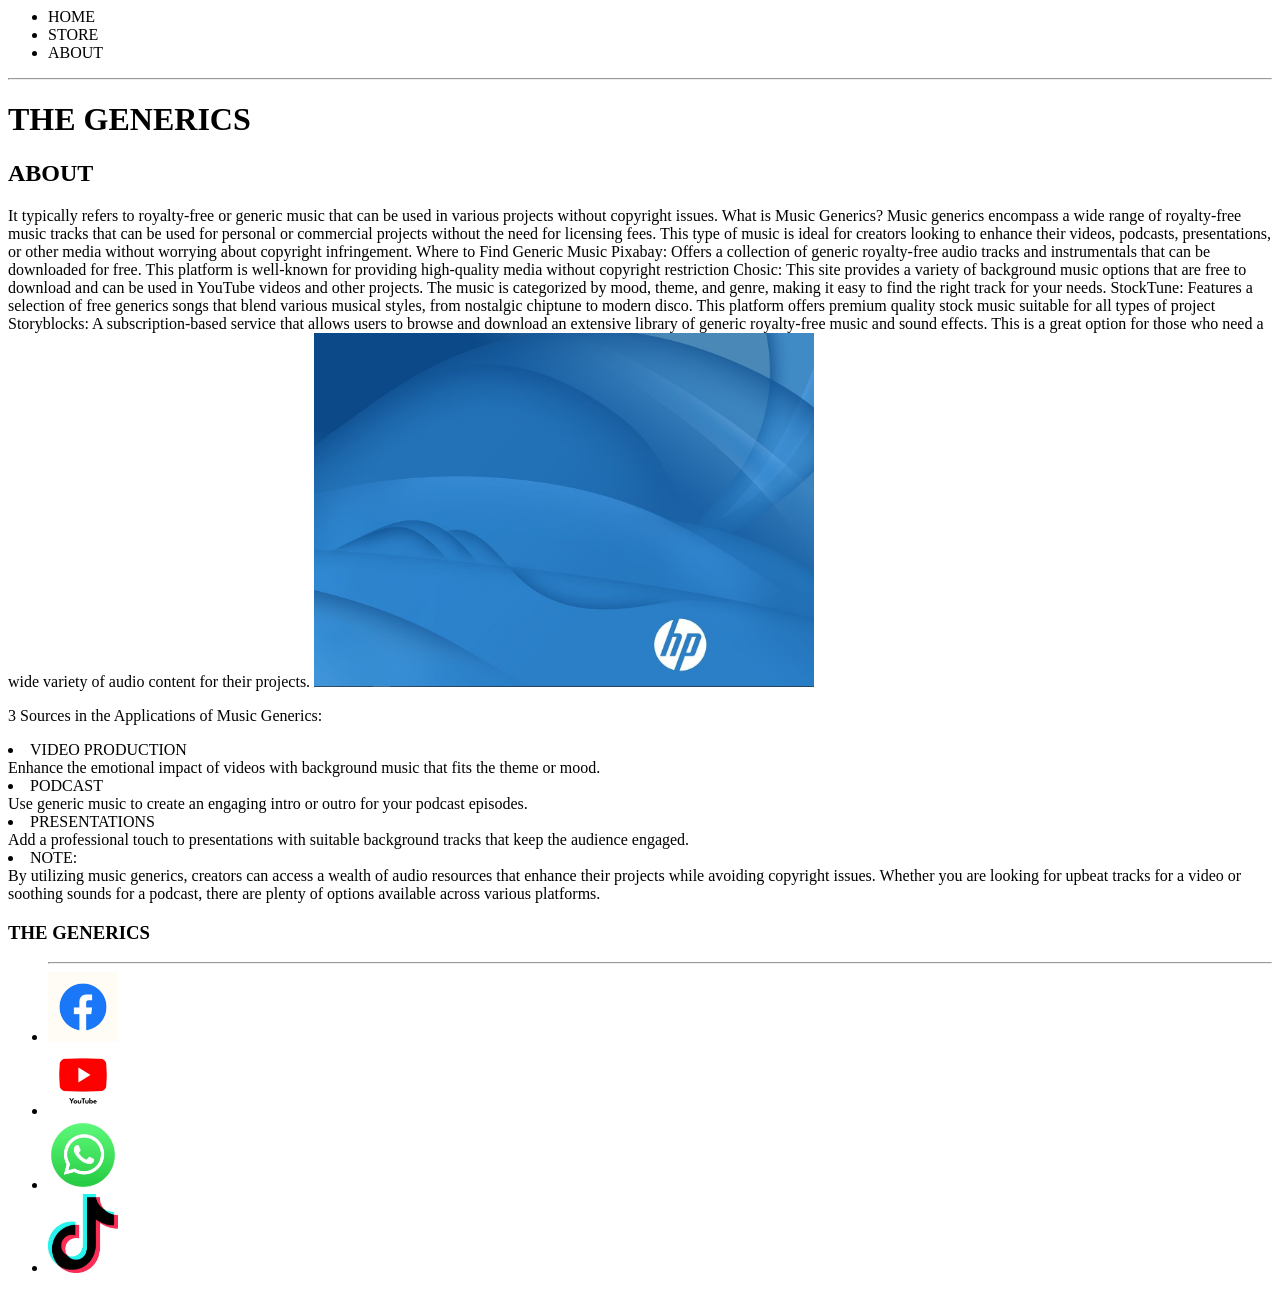
<file: index.HTML>
<DOCTYPE html>
	<html>
		<head>
		</head>		
			<body>
				<header>
					<nav>
						<ul>
							<li>HOME</li>
							<li>STORE</li>
							<li>ABOUT</li>
						</ul>
					</nav>
					<hr>
					<h1>THE GENERICS</h1>
				</header>
				<section>
					<h2>ABOUT</h2>
					<P> It typically refers to royalty-free or generic music that can be used in various projects without copyright issues.
						What is Music Generics?
						Music generics encompass a wide range of royalty-free music tracks that can be used for personal or commercial projects without the need for licensing fees. This type of music is ideal for creators looking to enhance their videos, podcasts, presentations, or other media without worrying about copyright infringement.
						Where to Find Generic Music
						Pixabay: Offers a collection of generic royalty-free audio tracks and instrumentals that can be downloaded for free. This platform is well-known for providing high-quality media without copyright restriction
						Chosic: This site provides a variety of background music options that are free to download and can be used in YouTube videos and other projects. The music is categorized by mood, theme, and genre, making it easy to find the right track for your needs. 
						StockTune: Features a selection of free generics songs that blend various musical styles, from nostalgic chiptune to modern disco. This platform offers premium quality stock music suitable for all types of project
						Storyblocks: A subscription-based service that allows users to browse and download an extensive library of generic royalty-free music and sound effects. This is a great option for those who need a wide variety of audio content for their projects. 
						<img src="images/img.png"width="500px">
						<p>
						3 Sources in the Applications of Music Generics:
						<li>VIDEO PRODUCTION</li> Enhance the emotional impact of videos with background music that fits the theme or mood.
						<li>PODCAST</li> Use generic music to create an engaging intro or outro for your podcast episodes.
						<li>PRESENTATIONS</li>Add a professional touch to presentations with suitable background tracks that keep the audience engaged.
						<li>NOTE:</li> By utilizing music generics, creators can access a wealth of audio resources that enhance their projects while avoiding copyright issues. Whether you are looking for upbeat tracks for a video or soothing sounds for a podcast, there are plenty of options available across various platforms.</p>
						</section>
						<footer>
							<h3>THE GENERICS</h3>
							<nav>
								<ul>
									<hr>
									<li><img src="./images/images" width="70px"></li>
									<li><img src="./images/images(1)" width="70px" ></li>
									<li><img src="./images/images(0)" width="70px"></li>
									<li><img src="./images/OIP.webp" width="70px"></li>
								</ul>
							</nav>
						</footer>
					</body>
	</html>
</file>
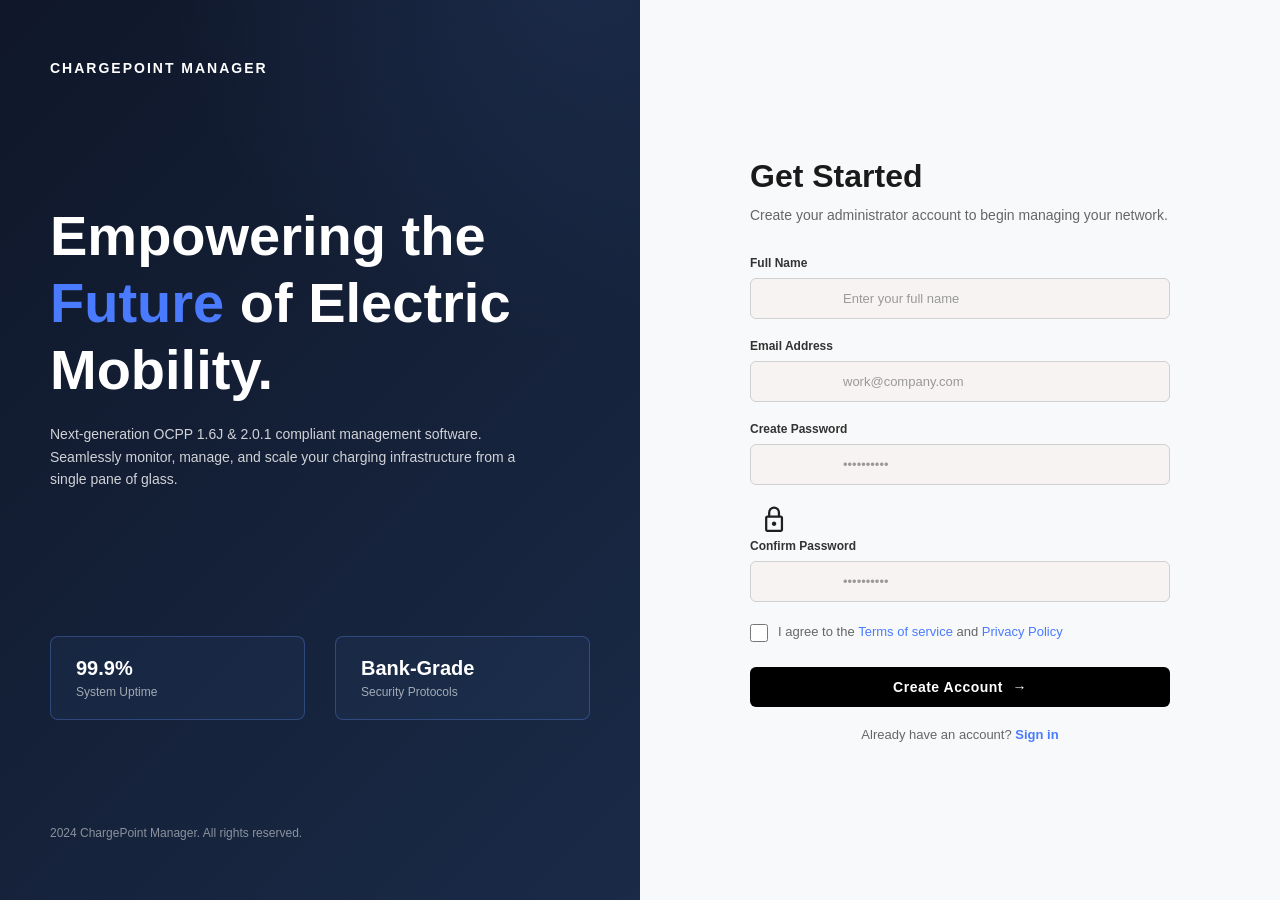
<file: signup.html>
<!DOCTYPE html>
<html lang="en">
<head>
    <meta charset="UTF-8">
    <meta name="viewport" content="width=device-width, initial-scale=1.0">
    <title>ChargePoint Manager - Sign Up</title>
    <link rel="stylesheet" href="styles.css">
</head>
<body>
    <div class="container">
        <!-- Left Section -->
        <div class="left-section">
            <h1 class="brand-title">CHARGEPOINT MANAGER</h1>
            
            <div class="hero-content">
                <h2 class="hero-headline">
                    Empowering the <span class="highlight">Future</span> of Electric Mobility.
                </h2>
                
                <p class="description">
                    Next-generation OCPP 1.6J & 2.0.1 compliant management software. Seamlessly monitor, manage, and scale your charging infrastructure from a single pane of glass.
                </p>
            </div>
            
            <div class="stats-container">
                <div class="stat-box">
                    <div class="stat-value">99.9%</div>
                    <div class="stat-label">System Uptime</div>
                </div>
                <div class="stat-box">
                    <div class="stat-value">Bank-Grade</div>
                    <div class="stat-label">Security Protocols</div>
                </div>
            </div>
            
            <footer class="left-footer">
                2024 ChargePoint Manager. All rights reserved.
            </footer>
        </div>
        
        <!-- Right Section -->
        <div class="right-section">
            <div class="signup-container">
                <h3 class="signup-title">Get Started</h3>
                <p class="signup-subtitle">Create your administrator account to begin managing your network.</p>
                
                <form class="signup-form">
                    <div class="form-group">
                        <label for="fullname">Full Name</label>
                        <input type="text" id="fullname" placeholder="Enter your full name" required>
                    </div>
                    
                    <div class="form-group">
                        <label for="email">Email Address</label>
                        <input type="email" id="email" placeholder="work@company.com" required>
                    </div>
                    
                    <div class="form-group">
                        <label for="password">Create Password</label>
                        <input type="password" id="password" placeholder="••••••••••" required>
                    </div>
                    
                   <svg xmlns="http://www.w3.org/2000/svg" height="30px" viewBox="30 -960 960 960" width="50px" fill="#1f1f1f"><path d="M263.72-96Q234-96 213-117.15T192-168v-384q0-29.7 21.15-50.85Q234.3-624 264-624h24v-96q0-79.68 56.23-135.84 56.22-56.16 136-56.16Q560-912 616-855.84q56 56.16 56 135.84v96h24q29.7 0 50.85 21.15Q768-581.7 768-552v384q0 29.7-21.16 50.85Q725.68-96 695.96-96H263.72Zm.28-72h432v-384H264v384Zm267-141.21q21-21.21 21-51T530.79-411q-21.21-21-51-21T429-410.79q-21 21.21-21 51T429.21-309q21.21 21 51 21T531-309.21ZM360-624h240v-96q0-50-35-85t-85-35q-50 0-85 35t-35 85v96Zm-96 456v-384 384Z"/></svg> <div class="form-group">
                        <label for="confirm-password">Confirm Password</label>
                        <input type="password" id="confirm-password" placeholder="••••••••••" required>
                    </div>
                    
                    <div class="checkbox-group">
                        <input type="checkbox" id="agree" required>
                        <label for="agree" class="checkbox-label">
                            I agree to the <a href="#" class="link">Terms of service</a> and <a href="#" class="link">Privacy Policy</a>
                        </label>
                    </div>
                    
                    <button type="submit" class="submit-btn">Create Account <span class="arrow">→</span></button>
                </form>
                
                <p class="signin-prompt">
                    Already have an account? <a href="#" class="signin-link">Sign in</a>
                </p>
            </div>
        </div>
    </div>
</body>
</html>
</file>
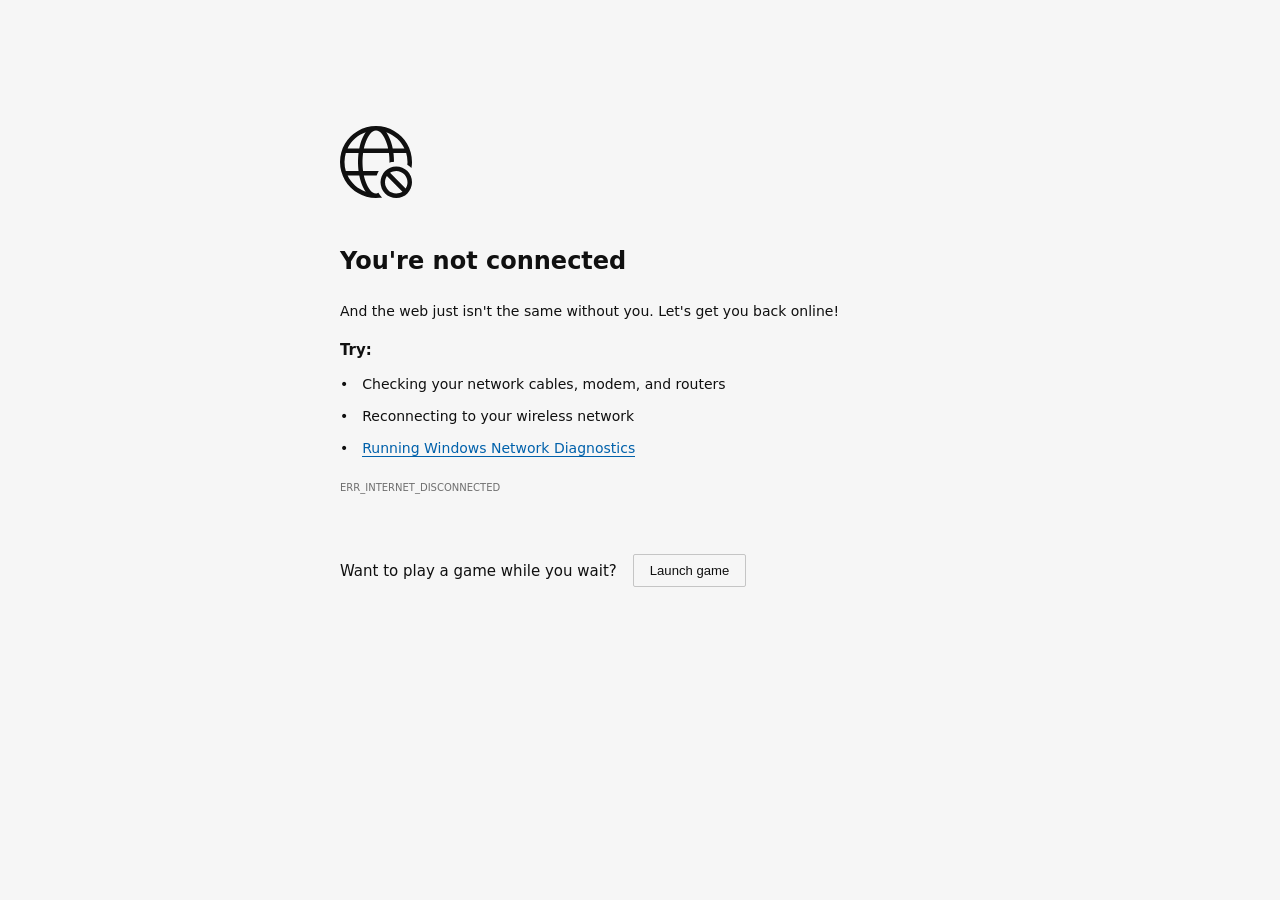
<file: images/github.com.html>
<!DOCTYPE html>
<!-- saved from url=(0029)chrome-error://chromewebdata/ -->
<html dir="ltr" lang="en"><head><meta http-equiv="Content-Type" content="text/html; charset=UTF-8">
  
  <meta name="theme-color" content="#fff">
  <meta name="viewport" content="width=device-width, initial-scale=1.0,
                                 maximum-scale=1.0, user-scalable=no">
  <title>github.com</title>
  <style>/* Copyright 2017 The Chromium Authors. All rights reserved.
 * Use of this source code is governed by a BSD-style license that can be
 * found in the LICENSE file. */

a {
  color: var(--link-color);
}

body {
  --background-color: #fff;
  --error-code-color: var(--google-gray-700);
  --google-blue-100: rgb(210, 227, 252);
  --google-blue-300: rgb(138, 180, 248);
  --google-blue-600: rgb(26, 115, 232);
  --google-blue-700: rgb(25, 103, 210);
  --google-gray-100: rgb(241, 243, 244);
  --google-gray-300: rgb(218, 220, 224);
  --google-gray-500: rgb(154, 160, 166);
  --google-gray-50: rgb(248, 249, 250);
  --google-gray-600: rgb(128, 134, 139);
  --google-gray-700: rgb(95, 99, 104);
  --google-gray-800: rgb(60, 64, 67);
  --google-gray-900: rgb(32, 33, 36);
  --heading-color: var(--google-gray-900);
  --link-color: rgb(88, 88, 88);
  --popup-container-background-color: rgba(0,0,0,.65);
  --primary-button-fill-color-active: var(--google-blue-700);
  --primary-button-fill-color: var(--google-blue-600);
  --primary-button-text-color: #fff;
  --quiet-background-color: rgb(247, 247, 247);
  --secondary-button-border-color: var(--google-gray-500);
  --secondary-button-fill-color: #fff;
  --secondary-button-hover-border-color: var(--google-gray-600);
  --secondary-button-hover-fill-color: var(--google-gray-50);
  --secondary-button-text-color: var(--google-gray-700);
  --small-link-color: var(--google-gray-700);
  --text-color: var(--google-gray-700);
  --edge-background: var(--edge-grey-background);
  --edge-black: #101010;
  --edge-focus-color: #838383;
  --edge-blue-hover: #0078D4;
  --edge-blue-pressed: #1081D7;
  --edge-blue-rest: #0070C6;
  --edge-blue-selected: #004274;
  --edge-border-hover:#949494;
  --edge-border-pressed: #ADADAD;
  --edge-border-rest: #C5C5C5;
  --edge-grey-background: #F6F6F6;
  --edge-grey-selected: #C6C6C6;
  --edge-light-grey-hover: #F3F3F3;
  --edge-light-grey-pressed: #F7F7F7;
  --edge-light-grey-rest: #EFEFEF;
  --edge-primary-text-color: var(--edge-black);
  --edge-secondary-text-color: var(--edge-text-grey-rest);
  --edge-text-blue-hover: #0070C6;
  --edge-text-blue-rest: #0061AB;
  --edge-text-blue-pressed: #1081D7;
  --edge-text-grey-rest: #6F6F6F;
  --edge-white: #FFFFFF;
  --edge-primary-button-focus-shadow: 0 0 0 2px inset #F2F8FD;
  --edge-focus-outline: 2px solid var(--edge-focus-color);
  background: var(--edge-background);
  color: var(--edge-primary-text-color);
  word-wrap: break-word;
}

.nav-wrapper .secondary-button {
  background: var(--secondary-button-fill-color);
  border: 1px solid var(--secondary-button-border-color);
  color: var(--secondary-button-text-color);
  float: none;
  margin: 0;
  padding: 8px 16px;
}

.hidden {
  display: none;
}

html {
  -webkit-text-size-adjust: 100%;
  font-size: 125%;
}

.icon {
  background-repeat: no-repeat;
  background-size: 100%;
}

@media (prefers-color-scheme: dark) {
  body {
    --background-color: var(--google-gray-900);
    --error-code-color: var(--google-gray-500);
    --heading-color: var(--google-gray-500);
    --link-color: var(--google-blue-300);
    --primary-button-fill-color-active: rgb(129, 162, 208);
    --primary-button-fill-color: var(--google-blue-300);
    --primary-button-text-color: var(--google-gray-900);
    --quiet-background-color: var(--background-color);
    --secondary-button-border-color: var(--google-gray-700);
    --secondary-button-fill-color: var(--google-gray-900);
    --secondary-button-hover-fill-color: rgb(48, 51, 57);
    --secondary-button-text-color: var(--google-blue-300);
    --small-link-color: var(--google-blue-300);
    --text-color: var(--google-gray-500);
    --edge-black: #FFFFFF;
    --edge-focus-color: #888;
    --edge-blue-hover: #0070C6;
    --edge-blue-pressed: #0069B9;
    --edge-blue-rest: #0078D4;
    --edge-blue-selected: #63ACE5;
    --edge-border-hover:#909090;
    --edge-border-pressed: #787878;
    --edge-border-rest: #575757;
    --edge-grey-background: #2D2D2D;
    --edge-grey-selected: #676767;
    --edge-light-grey-hover: #424242;
    --edge-light-grey-pressed: #3E3E3E;
    --edge-light-grey-rest: #464646;
    --edge-text-blue-hover: #429BDF;
    --edge-text-blue-rest: #63ACE5;
    --edge-text-blue-pressed: #2189DA;
    --edge-text-grey-rest: #949494;
    --edge-white: #1D1D1D;
    --edge-primary-button-focus-shadow: 0 0 0 2px inset #F2F8FD;
  }
}
</style>
  <style>/* Copyright 2014 The Chromium Authors. All rights reserved.
   Copyright (C) Microsoft Corporation. All rights reserved.
   Use of this source code is governed by a BSD-style license that can be
   found in the LICENSE file. */

button {
  border: 0;
  border-radius: 2px;
  box-sizing: border-box;
  color: var(--primary-button-text-color);
  cursor: pointer;
  float: right;
  font-size: .875em;
  margin: 0;
  padding: 8px 16px;
  transition: box-shadow 150ms cubic-bezier(0.4, 0, 0.2, 1);
  user-select: none;
}

[dir='rtl'] button {
  float: left;
}

.bad-clock button,
.captive-portal button,
.insecure-form button,
.lookalike-url button,
.main-frame-blocked button,
.neterror button,
.offline button,
.pdf button,
.ssl button,
.safe-browsing-billing button {
  background: var(--edge-blue-rest);
}

.bad-clock a,
.captive-portal a,
.ssl a {
  color: var(--edge-text-blue-rest);
  text-decoration: none;
  border-bottom: 1px solid currentColor;
}

@media (forced-colors: active) {
  .bad-clock a,
  .captive-portal a,
  .lookalike-url a,
  .ssl a {
    -ms-high-contrast-adjust: none;
    color: LinkText;
    border-bottom: 1px solid currentColor;
  }
  .bad-clock a:focus,
  .captive-portal a:focus,
  .lookalike-url a:focus,
  .ssl a:focus {
    outline: none;
    border-bottom: 2px solid LinkText;
  }
}


.bad-clock #primary-button,
.captive-portal #primary-button,
.lookalike-url #primary-button,
.ssl #primary-button {
  color: white;
  background-color: var(--edge-blue-rest);
  border: 2px solid var(--edge-blue-rest);
  font-family: system-ui, sans-serif;
  font-weight: 600;
  outline: none;
}

.bad-clock #primary-button:focus,
.captive-portal #primary-button:focus,
.lookalike-url #primary-button:focus,
.ssl #primary-button:focus {
  border-color: var(--edge-focus-color);
  box-shadow: var(--edge-primary-button-focus-shadow);
}

.bad-clock #primary-button:hover,
.captive-portal #primary-button:hover,
.lookalike-url #primary-button:hover,
.ssl #primary-button:hover {
  background-color: var(--edge-blue-hover);
  border-color: var(--edge-blue-hover);
}

.bad-clock #primary-button:active,
.captive-portal #primary-button:active,
.lookalike-url #primary-button:active,
.ssl #primary-button:active {
  background-color: var(--edge-blue-pressed);
  box-shadow: 0 1px 2px 0 rgba(60, 64, 67, .3),
      0 2px 6px 2px rgba(60, 64, 67, .15);
}

@media(forced-colors: active) {
  /* Accent button */
  .bad-clock #primary-button,
  .captive-portal #primary-button,
  .lookalike-url #primary-button,
  .ssl #primary-button {
    -ms-high-contrast-adjust: none;
    background-color: Highlight;
    color: HighlightText;
    border: 2px solid transparent;
  }
  .bad-clock #primary-button:focus,
  .captive-portal #primary-button:focus,
  .lookalike-url #primary-button:focus,
  .ssl #primary-button:focus {
    outline: 2px solid ButtonText;
    border-color: transparent;
    box-shadow: none;
  }
  .bad-clock #primary-button:hover,
  .captive-portal #primary-button:hover,
  .lookalike-url #primary-button:hover,
  .ssl #primary-button:hover {
    background-color: HighlightText;
    color: Highlight;
    border: 2px solid Highlight;
  }
}

.bad-clock #details-button,
.captive-portal #details-button,
.lookalike-url #proceed-button,
.ssl #details-button {
  color: var(--edge-primary-text-color);
  background-color: transparent;
  border-color: var(--edge-border-rest);
}

.bad-clock #details-button:focus,
.captive-portal #details-button:focus,
.lookalike-url #proceed-button:focus,
.ssl #details-button:focus {
  outline: var(--edge-focus-outline);
}

.bad-clock #details-button:active,
.captive-portal #details-button:active,
.lookalike-url #proceed-button:active,
.ssl #details-button:active {
  border-color: white;
  background: var(--edge-light-grey-pressed);
  box-shadow: 0 1px 2px 0 rgba(60, 64, 67, .3),
      0 2px 6px 2px rgba(60, 64, 67, .15);
}

.bad-clock #details-button:hover,
.captive-portal #details-button:hover,
.lookalike-url #proceed-button:hover,
.ssl #details-button:hover {
  background: var(--edge-light-grey-hover);
  border-color: var(--edge-border-hover);
  text-decoration: none;
}
@media(forced-colors: active) {
  /* Outline button */
  .bad-clock #details-button,
  .captive-portal #details-button,
  .lookalike-url #proceed-button,
  .ssl #details-button {
    -ms-high-contrast-adjust: none;
    background-color: ButtonFace;
    color: ButtonText;
    border: 1px solid ButtonText;
  }
  .bad-clock #details-button:focus,
  .captive-portal #details-button:focus,
  .lookalike-url #proceed-button:focus,
  .ssl #details-button:focus {
    outline: 2px solid ButtonText;
  }
  .bad-clock #details-button:hover,
  .captive-portal #details-button:hover,
  .lookalike-url #proceed-button:hover,
  .ssl #details-button:hover {
    background-color: Highlight;
    color: HighlightText;
  }
}

.bad-clock #main-message > p,
.captive-portal #main-message > p,
.lookalike-url #main-message > p,
.ssl #main-message > p {
  font-size: 14px;
  line-height: 20px;
  color: var(--edge-primary-text-color);
}

button:active {
  background: var(--primary-button-fill-color-active);
  outline: 0;
}

#debugging {
  display: inline;
  overflow: auto;
}

.debugging-content {
  line-height: 1em;
  margin-bottom: 0;
  margin-top: 1em;
}

.debugging-content-fixed-width {
  display: block;
  font-family: monospace;
  font-size: 1.2em;
  margin-top: 0.5em;
}

.debugging-title {
  font-weight: bold;
}

#details {
  margin: 0 0 50px;
}

#details p:not(:first-of-type) {
  margin-top: 20px;
}

.secondary-button:active {
  border-color: white;
  box-shadow: 0 1px 2px 0 rgba(60, 64, 67, .3),
      0 2px 6px 2px rgba(60, 64, 67, .15);
}

.secondary-button:hover {
  background: var(--secondary-button-hover-fill-color);
  border-color: var(--secondary-button-hover-border-color);
  text-decoration: none;
}

.error-code {
  color: var(--error-code-color);
  font-size: .86667em;
  text-transform: uppercase;
  margin-top: 12px;
}

#error-debugging-info {
  font-size: 0.8em;
}

h1 {
  color: var(--edge-primary-text-color);
  font-size: 1.6em;
  font-weight: bold;
  line-height: 1.25em;
  margin-bottom: 16px;
}

h2 {
  font-size: 1.2em;
  font-weight: normal;
}

.icon {
  height: 72px;
  margin: 0 0 40px;
  width: 72px;
}

input[type=checkbox] {
  opacity: 0;
}

input[type=checkbox]:focus ~ .checkbox:after {
  outline: -webkit-focus-ring-color auto 5px;
}

.interstitial-wrapper {
  box-sizing: border-box;
  font-size: 1em;
  line-height: 1.6em;
  margin: 14vh auto 0;
  max-width: 600px;
  width: 100%;
}

#main-message > p {
  display: inline;
}

#extended-reporting-opt-in {
  font-size: .875em;
  margin-top: 32px;
}

#extended-reporting-opt-in label {
  display: grid;
  grid-template-columns: 1.8em 1fr;
  position: relative;
}

#enhanced-protection-message {
  border-radius: 4px;
  font-size: 1em;
  margin-top: 32px;
  padding: 10px 5px;
}

#enhanced-protection-message label {
  display: grid;
  grid-template-columns: 2.5em 1fr;
  position: relative;
}

#enhanced-protection-message div {
  margin: 0.5em;
}

#enhanced-protection-message .icon {
  height: 1.5em;
  vertical-align: middle;
  width: 1.5em;
}

#https-upgrades-message {
  border-radius: 4px;
  font-size: 1em;
}

.nav-wrapper {
  margin-top: 51px;
}

.nav-wrapper::after {
  clear: both;
  content: '';
  display: table;
  width: 100%;
}

.small-link {
  color: var(--small-link-color);
  font-size: .875em;
}

.checkboxes {
  flex: 0 0 24px;
}

.checkbox {
  --padding: .9em;
  background: transparent;
  display: block;
  height: 1em;
  left: -1em;
  padding-inline-start: var(--padding);
  position: absolute;
  right: 0;
  top: -.5em;
  width: 1em;
}

.checkbox::after {
  border: 1px solid white;
  border-radius: 2px;
  content: '';
  height: 1em;
  position: absolute;
  top: var(--padding);
  left: var(--padding);
  width: 1em;
}

.checkbox::before {
  background: transparent;
  border: 2px solid white;
  border-right-width: 0;
  border-top-width: 0;
  content: '';
  height: .2em;
  left: calc(.3em + var(--padding));
  opacity: 0;
  position: absolute;
  top: calc(.3em  + var(--padding));
  transform: rotate(-45deg);
  width: .5em;
}

input[type=checkbox]:checked ~ .checkbox::before {
  opacity: 1;
}

#recurrent-error-message {
  background: var(--edge-light-grey-rest);
  border-radius: 4px;
  padding: 12px 16px;
  margin-top: 12px;
  margin-bottom: 16px;
}

.showing-recurrent-error-message #extended-reporting-opt-in {
  margin-top: 16px;
}

.showing-recurrent-error-message #enhanced-protection-message {
  margin-top: 16px;
}

@media (max-width: 700px) {
  .interstitial-wrapper {
    padding: 0 10%;
  }

  #error-debugging-info {
    overflow: auto;
  }
}

@media (max-width: 420px) {
  button,
  [dir='rtl'] button,
  .small-link {
    float: none;
    font-size: .825em;
    font-weight: 500;
    margin: 0;
    width: 100%;
  }

  button {
    padding: 16px 24px;
  }

  #details {
    margin: 20px 0 20px 0;
  }

  #details p:not(:first-of-type) {
    margin-top: 10px;
  }

  .secondary-button:not(.hidden) {
    display: block;
    margin-top: 20px;
    text-align: center;
    width: 100%;
  }

  .interstitial-wrapper {
    padding: 0 5%;
  }

  #extended-reporting-opt-in {
    margin-top: 24px;
  }

  #enhanced-protection-message {
    margin-top: 24px;
  }

  .nav-wrapper {
    margin-top: 30px;
  }
}

/**
 * Mobile specific styling.
 * Navigation buttons are anchored to the bottom of the screen.
 * Details message replaces the top content in its own scrollable area.
 */

@media (max-width: 420px) {
  .nav-wrapper .secondary-button {
    border: 0;
    margin: 16px 0 0;
    margin-inline-end: 0;
    padding-bottom: 16px;
    padding-top: 16px;
  }
}

/* Fixed nav. */
@media (min-width: 240px) and (max-width: 420px) and
       (min-height: 401px),
       (min-width: 421px) and (min-height: 240px) and
       (max-height: 560px) {
  body .nav-wrapper {
    background: var(--edge-grey-background);
    bottom: 0;
    box-shadow: 0 -22px 40px var(--edge-grey-background);
    left: 0;
    margin: 0 auto;
    max-width: 736px;
    padding-left: 24px;
    padding-right: 24px;
    position: fixed;
    right: 0;
    width: 100%;
    z-index: 2;
  }

  .interstitial-wrapper {
    max-width: 736px;
  }

  #details,
  #main-content {
    padding-bottom: 40px;
  }

  #details {
    padding-top: 5.5vh;
  }

  button.small-link {
    color: var(--google-blue-600);
  }
}

@media (max-width: 420px) and (orientation: portrait),
       (max-height: 560px) {
  body {
    margin: 0 auto;
  }

  button,
  #details-button,
  [dir='rtl'] button,
  button.small-link {
    font-size: .933em;
    margin: 6px 0;
    transform: translatez(0);
  }

  .nav-wrapper {
    box-sizing: border-box;
    padding-bottom: 8px;
    width: 100%;
  }

  #details {
    box-sizing: border-box;
    height: auto;
    margin: 0;
    opacity: 1;
    transition: opacity 250ms cubic-bezier(0.4, 0, 0.2, 1);
  }

  #details.hidden,
  #main-content.hidden {
    height: 0;
    opacity: 0;
    overflow: hidden;
    padding-bottom: 0;
    transition: none;
  }

  h1 {
    font-size: 1.5em;
    margin-bottom: 8px;
  }

  .icon {
    margin-bottom: 5.69vh;
  }

  .interstitial-wrapper {
    box-sizing: border-box;
    margin: 7vh auto 12px;
    padding: 0 24px;
    position: relative;
  }

  .interstitial-wrapper p {
    font-size: .95em;
    line-height: 1.61em;
    margin-top: 8px;
  }

  #main-content {
    margin: 0;
    transition: opacity 100ms cubic-bezier(0.4, 0, 0.2, 1);
  }

  .small-link {
    border: 0;
  }

  .suggested-left > #control-buttons,
  .suggested-right > #control-buttons {
    float: none;
    margin: 0;
  }
}

@media (min-width: 421px) and (min-height: 500px) and (max-height: 560px) {
  .interstitial-wrapper {
    margin-top: 10vh;
  }
}

@media (min-height: 400px) and (orientation:portrait) {
  .interstitial-wrapper {
    margin-bottom: 145px;
  }
}

@media (min-height: 299px) {
  .nav-wrapper {
    padding-bottom: 16px;
  }
}

@media (max-height: 560px) and (min-height: 240px) and (orientation:landscape) {
  .extended-reporting-has-checkbox #details {
    padding-bottom: 80px;
  }
}

@media (min-height: 500px) and (max-height: 650px) and (max-width: 414px) and
       (orientation: portrait) {
  .interstitial-wrapper {
    margin-top: 7vh;
  }
}

@media (min-height: 650px) and (max-width: 414px) and (orientation: portrait) {
  .interstitial-wrapper {
    margin-top: 10vh;
  }
}

/* Small mobile screens. No fixed nav. */
@media (max-height: 400px) and (orientation: portrait),
       (max-height: 239px) and (orientation: landscape),
       (max-width: 419px) and (max-height: 399px) {
  .interstitial-wrapper {
    display: flex;
    flex-direction: column;
    margin-bottom: 0;
  }

  #details {
    flex: 1 1 auto;
    order: 0;
  }

  #main-content {
    flex: 1 1 auto;
    order: 0;
  }

  .nav-wrapper {
    flex: 0 1 auto;
    margin-top: 8px;
    order: 1;
    padding-left: 0;
    padding-right: 0;
    position: relative;
    width: 100%;
  }

  button,
  .nav-wrapper .secondary-button {
    padding: 16px 24px;
  }

  button.small-link {
    color: var(--google-blue-600);
  }
}

@media (max-width: 239px) and (orientation: portrait) {
  .nav-wrapper {
    padding-left: 0;
    padding-right: 0;
  }
}
</style>
  <style>/* Copyright 2013 The Chromium Authors. All rights reserved.
 * Use of this source code is governed by a BSD-style license that can be
 * found in the LICENSE file. */

/* Don't use the main frame div when the error is in a subframe. */
body {
  background-color: var(--edge-grey-background);
}

html[subframe] #main-frame-error {
  display: none;
}

/* Don't use the subframe error div when the error is in a main frame. */
html:not([subframe]) #sub-frame-error {
  display: none;
}

#diagnose-button {
  float: none;
  margin-bottom: 10px;
  margin-inline-start: 0;
  margin-top: 20px;
}

h1 {
  margin-top: 0;
  word-wrap: break-word;
  color: var(--edge-primary-text-color);
  margin-bottom: 22px;
}

h1 span {
  font-weight: bold;
  font-size: 24px;
  line-height: 32px;
}

h2 {
  color: var(--edge-secondary-text-color);
  font-size: 1.2em;
  font-weight: normal;
  margin: 10px 0;
}

a {
  color: var(--edge-text-blue-rest);
  text-decoration: none;
  border-bottom: 1px solid currentColor;
}

a:hover {
  color: var(--edge-text-blue-hover);
}

a:focus {
  outline: none;
  text-decoration: none;
  border-bottom: var(--edge-focus-outline);
}

#game-buttons {
  display: flex;
  align-items: center;
}

#game-message {
  margin-inline-end: 16px;
}

#game-button {
  color: var(--edge-primary-text-color);
  background-color: transparent;
  border: 1px solid var(--edge-border-rest);
}

#game-button:disabled {
  opacity: 0.3;
  cursor: not-allowed;
}

#game-button:hover:not(:disabled) {
  background-color: var(--edge-light-grey-hover);
  border-color: var(--edge-border-hover);
}

#game-button:active:not(:disabled) {
  border-color: white;
  background: var(--edge-light-grey-pressed);
  box-shadow: 0 1px 2px 0 rgba(60, 64, 67, .3),
    0 2px 6px 2px rgba(60, 64, 67, .15);
}

#game-button:focus:not(:disabled) {
  outline: var(--edge-focus-outline);
}

@media (forced-colors: active) {
  a:hover {
    color: HightlightText;
  }
}

.icon {
  -webkit-user-select: none;
  display: inline-block;
}

.icon-generic {
  /**
   * Can't access edge://theme/IDR_ERROR_NETWORK_GENERIC from an untrusted
   * renderer process, so embed the resource manually.
   */
  content: -webkit-image-set(
      url([data-uri]) 1x,
      url([data-uri]) 2x);
}

.icon-offline {
  content: -webkit-image-set(
      url([data-uri]) 1x,
      url([data-uri]) 2x);
  position: relative;
}

.icon-page-error {
  content: url([data-uri]);
}

.icon-thinking {
  content: url([data-uri]);
}

.icon-blocked {
  content: url([data-uri]);
}

.icon-disconnected {
  content: url([data-uri]);
}

.icon-find {
  content: url([data-uri]);
}

.icon-insecure-site {
  content: url([data-uri]);
}

.icon-page-briefcase {
  content: url([data-uri]);
}

.icon-disabled {
  content: -webkit-image-set(
      url([data-uri]) 1x,
      url([data-uri]) 2x);
  width: 112px;
}

.managed-icon {
  content: url([data-uri]);
  margin-inline-end: 6px;
  height: 16px;
  width: 16px;
}

.error-code {
  display: block;
  font-size: 10px;
  line-height: 12px;
  color: var(--edge-secondary-text-color);
  margin-top: 24px;
  font-weight: 500;
}

#content-top {
  margin: 20px;
}

.hidden {
  display: none;
}

#suggestion {
  margin-top: 15px;
}

#suggestions-list p {
  margin-block-end: 0;
  color: var(--edge-primary-text-color);
  font-weight: 700;
}

#suggestions-list ul {
  margin-top: 0;
  color: var(--edge-primary-text-color);
  padding-inline-start: 0;
  list-style: none;
}

#suggestions-list li {
  margin-top: 12px;
  font-size: 14px;
  line-height: 20px;
}

#suggestions-list li:before {
  content: "•";
  font-size: 14px;
  padding-right: 1em;
}

.single-suggestion li:before{
  display: none;
}

#short-suggestion {
  margin-top: 5px;
}

#error-information-button {
  content: url([data-uri]);
  height: 24px;
  vertical-align: -.15em;
  width: 24px;
}

.use-popup-container#error-information-popup-container
  #error-information-popup {
  align-items: center;
  background-color: var(--edge-grey-background);
  display: flex;
  height: 100%;
  left: 0;
  position: fixed;
  top: 0;
  width: 100%;
  z-index: 100;
}

.use-popup-container#error-information-popup-container
  #error-information-popup-content > p {
  margin-bottom: 11px;
  margin-inline-start: 20px;
}

.use-popup-container#error-information-popup-container #suggestions-list ul {
  margin-inline-start: 15px;
}

.use-popup-container#error-information-popup-container
  #error-information-popup-box {
  background-color: var(--edge-white);
  left: 5%;
  padding-bottom: 15px;
  padding-top: 15px;
  position: fixed;
  width: 90%;
  z-index: 101;
}

.use-popup-container#error-information-popup-container div.error-code {
  margin-inline-start: 20px;
}

.use-popup-container#error-information-popup-container #suggestions-list p {
  margin-inline-start: 20px;
}

:not(.use-popup-container)#error-information-popup-container
  #error-information-popup-close {
  display: none;
}

#error-information-popup-close {
  margin-bottom: 0px;
  margin-inline-end: 35px;
  margin-top: 15px;
  text-align: end;
}

.link-button {
  color: var(--edge-text-blue-rest);
  display: inline-block;
  font-weight: bold;
  text-transform: uppercase;
}

#sub-frame-error-details {
  color: var(--edge-secondary-text-color);

}

[jscontent=hostName],
[jscontent=failedUrl] {
  overflow-wrap: break-word;
}

#search-container {
  /* Prevents a space between controls. */
  display: flex;
  margin-top: 20px;
}

.snackbar {
  background: #323232;
  border-radius: 2px;
  bottom: 24px;
  box-sizing: border-box;
  color: #fff;
  font-size: .87em;
  left: 24px;
  max-width: 568px;
  min-width: 288px;
  opacity: 0;
  padding: 16px 24px 12px;
  position: fixed;
  transform: translateY(90px);
  will-change: opacity, transform;
  z-index: 999;
}

.snackbar-show {
  -webkit-animation:
    show-snackbar .25s cubic-bezier(0.0, 0.0, 0.2, 1) forwards,
    hide-snackbar .25s cubic-bezier(0.4, 0.0, 1, 1) forwards 5s;
}

@-webkit-keyframes show-snackbar {
  100% {
    opacity: 1;
    transform: translateY(0);
  }
}

@-webkit-keyframes hide-snackbar {
  0% {
    opacity: 1;
    transform: translateY(0);
  }
  100% {
    opacity: 0;
    transform: translateY(90px);
  }
}

.suggestions {
  margin-top: 18px;
  color: var(--edge-primary-text-color);
  font-size: 14px;
  line-height: 20px;
}

.suggestion-header {
  font-weight: bold;
  margin-bottom: 4px;
}

/* Decrease padding at low sizes. */
@media (max-width: 640px), (max-height: 640px) {
  h1 {
    margin: 0 0 15px;
  }
  #content-top {
    margin: 15px;
  }
  .suggestions {
    margin-top: 10px;
  }
  .suggestion-header {
    margin-bottom: 0;
  }
}

#download-link, #download-link-clicked {
  margin-bottom: 30px;
  margin-top: 30px;
}

#download-link-clicked {
  color: #BBB;
}

#download-link:before, #download-link-clicked:before {
  content: url([data-uri]);
  display: inline-block;
  margin-inline-end: 4px;
  vertical-align: -webkit-baseline-middle;
}

#download-link-clicked:before {
  width: 0px;
  opacity: 0;
}

.offline-content-list-title {
  color: rgb(95, 99, 104);
  font-size: .8em;
  line-height: 1;
  margin-bottom: .8em;
}

#offline-content-suggestions {
  margin-inline-start: -5%;
  width: 110%;
}

/* The selectors below adjust the "overflow" of the suggestion cards contents
 * based on the same screen size based strategy used for the main frame, which
 * is applied by the `interstitial-wrapper` class. */
@media (max-width: 700px) {
  #offline-content-suggestions {
    margin-inline-start: -5%;
    width: 110%;
  }
}
@media (max-width: 420px)  {
  #offline-content-suggestions {
    margin-inline-start: -2.5%;
    width: 105%;
  }
}
@media (max-width: 420px) and (orientation: portrait),
       (max-height: 560px) {
  #offline-content-suggestions {
    margin-inline-start: -12px;
    width: calc(100% + 24px);
  }
}

.suggestion-with-image .offline-content-suggestion-visual {
  flex-basis: 8.2em;
  flex-shrink: 0;
}

.suggestion-with-image .offline-content-suggestion-visual > img {
  height: 100%;
  width: 100%;
}

#offline-content-list:not(.is-rtl) .suggestion-with-image
.offline-content-suggestion-visual > img {
  border-bottom-right-radius: 8px;
  border-top-right-radius: 8px;
}

#offline-content-list.is-rtl .suggestion-with-image
.offline-content-suggestion-visual > img {
  border-bottom-left-radius: 8px;
  border-top-left-radius: 8px;
}

.suggestion-with-icon .offline-content-suggestion-visual {
  align-items: center;
  display: flex;
  justify-content: center;
  min-height: 4.2em;
  min-width: 4.2em;
}

.suggestion-with-icon .offline-content-suggestion-visual > div {
  align-items: center;
  background-color: rgb(241, 243, 244);
  border-radius: 50%;
  display: flex;
  height: 2.3em;
  justify-content: center;
  width: 2.3em;
}

.suggestion-with-icon .offline-content-suggestion-visual > div > img {
  height: 1.45em;
  width: 1.45em;
}

.offline-content-suggestion-texts {
  display: flex;
  flex-direction: column;
  justify-content: space-between;
  line-height: 1.3;
  padding: .9em;
  width: 100%;
}

.offline-content-suggestion-title {
  -webkit-box-orient: vertical;
  -webkit-line-clamp: 3;
  color: rgb(32, 33, 36);
  display: -webkit-box;
  font-size: 1.1em;
  overflow: hidden;
  text-overflow: ellipsis;
}

div.offline-content-suggestion {
  align-items: stretch;
  border-color: rgb(218, 220, 224);
  border-radius: 8px;
  border-style: solid;
  border-width: 1px;
  display: flex;
  justify-content: space-between;
  margin-bottom: .8em;
}

.suggestion-with-image {
  flex-direction: row;
  height: 8.2em;
  max-height: 8.2em;
}

.suggestion-with-icon {
  flex-direction: row-reverse;
  height: 4.2em;
  max-height: 4.2em;
}

.suggestion-with-icon .offline-content-suggestion-title {
  -webkit-line-clamp: 1;
  word-break: break-all;
}

.suggestion-with-icon .offline-content-suggestion-texts {
  padding-inline-start: 0px;
}

.offline-content-suggestion-attribution-freshness {
  color: rgb(95, 99, 104);
  display: flex;
  font-size: .8em;
}

.offline-content-suggestion-attribution {
  -webkit-box-orient: vertical;
  -webkit-line-clamp: 1;
  display: -webkit-box;
  flex-shrink: 1;
  overflow-wrap: break-word;
  overflow: hidden;
  text-overflow: ellipsis;
  word-break: break-all;
}

.no-attribution .offline-content-suggestion-attribution {
  display: none;
}

.offline-content-suggestion-freshness:before {
  content: '-';
  display: inline-block;
  flex-shrink: 0;
  margin-inline-end: .1em;
  margin-inline-start: .1em;
}

.no-attribution .offline-content-suggestion-freshness:before {
  display: none;
}

.offline-content-suggestion-freshness {
  flex-shrink: 0;
}

.suggestion-with-image .offline-content-suggestion-pin-spacer {
  flex-shrink: 1;
  flex-grow: 100;
}

.suggestion-with-image .offline-content-suggestion-pin {
  content: url([data-uri]);
  flex-shrink: 0;
  height: 1.4em;
  margin-inline-start: .4em;
  width: 1.4em;
}

.offline-content-list-action {
  text-align: center;
}

#offline-content-summary {
  border-color: rgb(241, 243, 244);
  border-radius: 12px;
  border-style: solid;
  border-width: 1px;
  padding: 12px;
  text-align: center;
}

.offline-content-summary-image-truncate {
  width: 45px;
}

.offline-content-summary-images {
  direction: ltr;
  display: flex;
  margin-top: 10px;
  justify-content: center;
  padding-bottom: 12px;
}

.offline-content-summary-images img {
  background: rgb(241, 243, 244);
  border-radius: 50%;
  box-shadow:
    0px 1px 2px 0px rgb(155, 155, 155),
    0px 1px 3px 0px rgb(155, 155, 155);
  padding: 12px;
  width: 32px;
}

.offline-content-summary-description {
  border-top: 1px solid rgb(241, 243, 244);
  padding-top: 12px;
}

.offline-content-summary-action {
  padding-top: 12px;
}

/* Don't allow overflow when in a subframe. */
html[subframe] body {
  overflow: hidden;
}

#sub-frame-error {
  -webkit-align-items: center;
  background-color: #DDD;
  display: -webkit-flex;
  -webkit-flex-flow: column;
  height: 100%;
  -webkit-justify-content: center;
  left: 0;
  position: absolute;
  text-align: center;
  top: 0;
  transition: background-color .2s ease-in-out;
  width: 100%;
}

#sub-frame-error:hover {
  background-color: #EEE;
}

#sub-frame-error .icon-generic {
  margin: 0 0 16px;
}

#sub-frame-error-details {
  margin: 0 10px;
  text-align: center;
  visibility: hidden;
}

/* Show details only when hovering. */
#sub-frame-error:hover #sub-frame-error-details {
  visibility: visible;
}

/* If the iframe is too small, always hide the error code. */
/* TODO(mmenke): See if overflow: no-display works better, once supported. */
@media (max-width: 200px), (max-height: 95px) {
  #sub-frame-error-details {
    display: none;
  }
}

/* Adjust icon for small embedded frames in apps. */
@media (max-height: 100px) {
  #sub-frame-error .icon-generic {
    height: auto;
    margin: 0;
    padding-top: 0;
    width: 25px;
  }
}

#control-buttons {
  margin-bottom: 44px;
}

/* details-button is special; it's a <button> element that looks like a link. */
#details-buttons {
  width: 100%;
}

#details-button {
  box-shadow: none;
  min-width: 0;
  background: none;
  border: none;
  color: var(--edge-primary-text-color);
  cursor: pointer;
  font-size: 14px;
  line-height: 20px;
  text-decoration: none;
  float: left;
  padding: 4px;
  font-family: system-ui, sans-serif;
}

#details-button:before {
  display: inline-block;
  content: "";
  background-image: url("[data-uri]");
  margin-right: 10px;
  width: 14px;
  height: 10px;
  background-repeat: no-repeat;
  background-position: center center;
  fill: var(--edge-primary-text-color);
}

#details-button.expanded:before {
  transform: rotate(180deg);
}

#details-button:focus {
  outline: solid 2px var(--edge-focus-color);
}
@media (forced-colors: active) {
  #details-button,
  #game-button {
    -ms-high-contrast-adjust: none;
    color: ButtonText;
    background-color: ButtonFace;
  }
  #game-button {
    /* extra border for this button only */
    border: 1px solid ButtonText;
  }
  #details-button::before,
  #game-button::before {
    fill: ButtonText;
  }
  #details-button:focus,
  #game-button:focus {
    outline: 2px solid ButtonText;
  }
  #details-button:hover,
  #game-button:hover {
    background-color: Highlight;
    color: HighlightText;
  }
  #details-button:hover::before,
  #game-button:hover::before {
    fill: HighlightText;
  }
}

.nav-wrapper {
  margin-top: 44px;
}

#control-buttons,
#stale-load-button,
#details-buttons {
  float: left !important;
}

.suggested-left .secondary-button {
  margin-inline-end: 0px;
}

#details-button.singular {
  float: none;
}

/* download-button shows both icon and text. */
#download-button {
  padding-bottom: 4px;
  padding-top: 4px;
  position: relative;
}

#download-button:before {
  background: -webkit-image-set(
      url([data-uri]) 1x,
      url([data-uri]) 2x)
    no-repeat;
  content: '';
  display: inline-block;
  width: 24px;
  height: 24px;
  margin-inline-end: 4px;
  margin-inline-start: -4px;
  vertical-align: middle;
}

#download-button:disabled {
  background: rgb(180, 206, 249);
  color: rgb(255, 255, 255);
}

/*
TODO(https://crbug.com/852872): UI for offline suggested content is incomplete.
*/
.suggested-thumbnail {
  width: 25vw;
  height: 25vw;
}

#reload-button {
  background-color: var(--edge-blue-rest);
  color: white; /* always white because it is a blue button */
  border-radius: 2px;
  width: 100px;
  height: 32px;
  font-family: system-ui, sans-serif;
  font-weight: 600;
  font-size: 12px;
  padding: 0;
  outline: none;
}

#reload-button:focus {
  outline: var(--edge-focus-outline);
  box-shadow: var(--edge-primary-button-focus-shadow);
}

#reload-button:hover {
  background-color: var(--edge-blue-hover);
}

#reload-button:active {
  background-color: var(--edge-blue-pressed);
}

@media (forced-colors: active) {
  /* Acts like an accent button */
  #reload-button {
    -ms-high-contrast-adjust: none;
    background-color: Highlight;
    color: HighlightText;
  }
  #reload-button:hover {
    background-color: HighlightText;
    color: Highlight;
    border: 2px solid Highlight;
  }
  #reload-button:focus {
    outline: 2px solid ButtonText;
    box-shadow: none;
  }
}

/* Offline page */
.offline {
  transition: -webkit-filter 1.5s cubic-bezier(0.65, 0.05, 0.36, 1),
              background-color 1.5s cubic-bezier(0.65, 0.05, 0.36, 1);
  will-change: -webkit-filter, background-color;
}

#main-message > p {
  font-size: 14px;
  line-height: 20px;
  color: var(--edge-primary-text-color);
}
.offline #main-message > p {
  display: none;
}

.offline.inverted {
  -webkit-filter: invert(100%);
  background-color: var(--edge-black);
}

.offline .interstitial-wrapper {
  color: #2b2b2b;
  font-size: 1em;
  line-height: 1.55;
  margin: 0 auto;
  max-width: 600px;
  padding-top: 100px;
  width: 100%;
}

.offline .controller {
  background: rgba(247,247,247, .1);
  height: 100vh;
  left: 0;
  position: absolute;
  top: 0;
  width: 100vw;
  z-index: 9;
}

#offline-resources {
  display: none;
}

@media (max-width: 420px) {
  #download-button {
    padding-bottom: 12px;
    padding-top: 12px;
  }

  .snackbar {
    left: 0;
    bottom: 0;
    width: 100%;
    border-radius: 0;
  }
}

@media (max-height: 350px) {
  h1 {
    margin: 0 0 15px;
  }

  .icon-offline {
    margin: 0 0 10px;
  }

  .interstitial-wrapper {
    margin-top: 5%;
  }

  .nav-wrapper {
    margin-top: 30px;
  }
}

@media (min-width: 420px) and (max-width: 736px) and
       (min-height: 240px) and (max-height: 420px) and
       (orientation:landscape) {
  .interstitial-wrapper {
    margin-bottom: 100px;
  }
}

@media (max-width: 360px) and (max-height: 480px) {
  .offline .interstitial-wrapper {
    padding-top: 60px;
  }

}

@media (min-height: 240px) and (orientation: landscape) {
  .offline .interstitial-wrapper {
    margin-bottom: 90px;
  }

  .icon-offline {
    margin-bottom: 20px;
  }
}

@media (max-height: 320px) and (orientation: landscape) {
  .icon-offline {
    margin-bottom: 0;
  }

}

@media (max-width: 240px) {
  button {
    padding-left: 12px;
    padding-right: 12px;
  }

  .interstitial-wrapper {
    overflow: inherit;
    padding: 0 8px;
  }
}

@media (max-width: 120px) {
  button {
    width: auto;
  }
}


@media (prefers-color-scheme: dark) {
  .icon,
  .managed-icon {
    filter: invert(1);
  }

  #details-button:before {
    filter: invert(1);
  }
}
</style>
  <script>// Copyright 2017 The Chromium Authors. All rights reserved.
// Copyright (C) Microsoft Corporation. All rights reserved.
// Use of this source code is governed by a BSD-style license that can be
// found in the LICENSE file.

// This is the shared code for security interstitials. It is used for both SSL
// interstitials and Safe Browsing interstitials.

/**
 * @typedef {{
 *   dontProceed: function(),
 *   proceed: function(),
 *   showMoreSection: function(),
 *   openHelpCenter: function(),
 *   openDiagnostic: function(),
 *   reload: function(),
 *   openDateSettings: function(),
 *   openLogin: function(),
 *   doReport: function(),
 *   dontReport: function(),
 *   openReportingPrivacy: function(),
 *   openWhitepaper: function(),
 *   reportPhishingError: function(),
 * }}
 */
// eslint-disable-next-line no-var
var certificateErrorPageController;

// Should match security_interstitials::SecurityInterstitialCommand
/** @enum {number} */
const SecurityInterstitialCommandId = {
  // For SmartScreen only
  CMD_INTERSTITIAL_PAGE_LOADED: -32,
  CMD_MCAS_SUPPORT_PAGE: -31,

  CMD_DONT_PROCEED: 0,
  CMD_PROCEED: 1,
  // Ways for user to get more information
  CMD_SHOW_MORE_SECTION: 2,
  CMD_OPEN_HELP_CENTER: 3,
  CMD_OPEN_DIAGNOSTIC: 4,
  // Primary button actions
  CMD_RELOAD: 5,
  CMD_OPEN_DATE_SETTINGS: 6,
  CMD_OPEN_LOGIN: 7,
  // Safe Browsing Extended Reporting
  CMD_DO_REPORT: 8,
  CMD_DONT_REPORT: 9,
  CMD_OPEN_REPORTING_PRIVACY: 10,
  CMD_OPEN_WHITEPAPER: 11,
  // Report a phishing error.
  CMD_REPORT_PHISHING_ERROR: 12,
  // Open enhanced protection settings.
  CMD_OPEN_ENHANCED_PROTECTION_SETTINGS: 13,

  // Edge specific commands are to be offset by 1000
  // Open Edge privacy settings.
  CMD_OPEN_EDGE_PRIVACY_SETTINGS: 1000,
};

const HIDDEN_CLASS = 'hidden';

/**
 * A convenience method for sending commands to the parent page.
 * @param {SecurityInterstitialCommandId} cmd  The command to send.
 */
function sendCommand(cmd) {
  if (window.certificateErrorPageController) {
    switch (cmd) {
      case SecurityInterstitialCommandId.CMD_DONT_PROCEED:
        certificateErrorPageController.dontProceed();
        break;
      case SecurityInterstitialCommandId.CMD_PROCEED:
        certificateErrorPageController.proceed();
        break;
      case SecurityInterstitialCommandId.CMD_SHOW_MORE_SECTION:
        certificateErrorPageController.showMoreSection();
        break;
      case SecurityInterstitialCommandId.CMD_OPEN_HELP_CENTER:
        certificateErrorPageController.openHelpCenter();
        break;
      case SecurityInterstitialCommandId.CMD_OPEN_DIAGNOSTIC:
        certificateErrorPageController.openDiagnostic();
        break;
      case SecurityInterstitialCommandId.CMD_RELOAD:
        certificateErrorPageController.reload();
        break;
      case SecurityInterstitialCommandId.CMD_OPEN_DATE_SETTINGS:
        certificateErrorPageController.openDateSettings();
        break;
      case SecurityInterstitialCommandId.CMD_OPEN_LOGIN:
        certificateErrorPageController.openLogin();
        break;
      case SecurityInterstitialCommandId.CMD_DO_REPORT:
        certificateErrorPageController.doReport();
        break;
      case SecurityInterstitialCommandId.CMD_DONT_REPORT:
        certificateErrorPageController.dontReport();
        break;
      case SecurityInterstitialCommandId.CMD_OPEN_REPORTING_PRIVACY:
        certificateErrorPageController.openReportingPrivacy();
        break;
      case SecurityInterstitialCommandId.CMD_OPEN_WHITEPAPER:
        certificateErrorPageController.openWhitepaper();
        break;
      case SecurityInterstitialCommandId.CMD_REPORT_PHISHING_ERROR:
        certificateErrorPageController.reportPhishingError();
        break;
      case SecurityInterstitialCommandId.CMD_INTERSTITIAL_PAGE_LOADED:
        certificateErrorPageController.interstitialLoaded();
        break;
      case SecurityInterstitialCommandId.CMD_MCAS_SUPPORT_PAGE:
        certificateErrorPageController.mcasSupportPage();
        break;
      case SecurityInterstitialCommandId.CMD_OPEN_ENHANCED_PROTECTION_SETTINGS:
        certificateErrorPageController.openEnhancedProtectionSettings();
        break;
      case SecurityInterstitialCommandId.CMD_OPEN_EDGE_PRIVACY_SETTINGS:
        certificateErrorPageController.openEdgePrivacySettings();
        break;
    }
    return;
  }
  // 
  window.domAutomationController.send(cmd);
  // 
  // 
}

/**
 * Call this to stop clicks on <a href="#"> links from scrolling to the top of
 * the page (and possibly showing a # in the link).
 */
function preventDefaultOnPoundLinkClicks() {
  document.addEventListener('click', function(e) {
    const anchor = findAncestor(/** @type {Node} */ (e.target), function(el) {
      return el.tagName === 'A';
    });
    // Use getAttribute() to prevent URL normalization.
    if (anchor && anchor.getAttribute('href') === '#') {
      e.preventDefault();
    }
  });
}

// 

// 
</script>
  <script>// Copyright 2015 The Chromium Authors. All rights reserved.
// Use of this source code is governed by a BSD-style license that can be
// found in the LICENSE file.

let mobileNav = false;

/**
 * For small screen mobile the navigation buttons are moved
 * below the advanced text.
 */
function onResize() {
  const helpOuterBox = document.querySelector('#details');
  const mainContent = document.querySelector('#main-content');
  const mediaQuery = '(min-width: 240px) and (max-width: 420px) and ' +
      '(min-height: 401px), ' +
      '(max-height: 560px) and (min-height: 240px) and ' +
      '(min-width: 421px)';

  const detailsHidden = helpOuterBox.classList.contains(HIDDEN_CLASS);
  const runnerContainer = document.querySelector('.runner-container');

  // Check for change in nav status.
  if (mobileNav !== window.matchMedia(mediaQuery).matches) {
    mobileNav = !mobileNav;

    // Handle showing the top content / details sections according to state.
    if (mobileNav) {
      mainContent.classList.toggle(HIDDEN_CLASS, !detailsHidden);
      helpOuterBox.classList.toggle(HIDDEN_CLASS, detailsHidden);
      if (runnerContainer) {
        runnerContainer.classList.toggle(HIDDEN_CLASS, !detailsHidden);
      }
    } else if (!detailsHidden) {
      // Non mobile nav with visible details.
      mainContent.classList.remove(HIDDEN_CLASS);
      helpOuterBox.classList.remove(HIDDEN_CLASS);
      if (runnerContainer) {
        runnerContainer.classList.remove(HIDDEN_CLASS);
      }
    }
  }
}

function setupMobileNav() {
  window.addEventListener('resize', onResize);
  onResize();
}

document.addEventListener('DOMContentLoaded', setupMobileNav);
</script>
  <script>// Copyright 2013 The Chromium Authors. All rights reserved.
// Copyright (C) Microsoft Corporation. All rights reserved.
// Use of this source code is governed by a BSD-style license that can be
// found in the LICENSE file.

function toggleHelpBox() {
  const helpBoxOuter = document.getElementById('details');
  helpBoxOuter.classList.toggle(HIDDEN_CLASS);
  const detailsButton = document.getElementById('details-button');
  if (helpBoxOuter.classList.contains(HIDDEN_CLASS)){
    detailsButton.innerText = detailsButton.detailsText;
    detailsButton.classList.remove("expanded");
  } else {
    detailsButton.innerText = detailsButton.hideDetailsText;
    detailsButton.classList.add("expanded");
  }

  // Details appears over the main content on small screens.
  if (mobileNav) {
    document.getElementById('main-content').classList.toggle(HIDDEN_CLASS);
    const runnerContainer = document.querySelector('.runner-container');
    if (runnerContainer) {
      runnerContainer.classList.toggle(HIDDEN_CLASS);
    }
  }
}

function diagnoseErrors() {
// 
    if (window.errorPageController) {
errorPageController.diagnoseErrorsButtonClick();
}
// 
// 
}

// Subframes use a different layout but the same html file.  This is to make it
// easier to support platforms that load the error page via different
// mechanisms (Currently just iOS). We also use the subframe style for portals
// as they are embedded like subframes and can't be interacted with by the user.
if (window.top.location != window.location || window.portalHost) {
document.documentElement.setAttribute('subframe', '');
}

// Re-renders the error page using |strings| as the dictionary of values.
// Used by NetErrorTabHelper to update DNS error pages with probe results.
function updateForDnsProbe(strings) {
  const context = new JsEvalContext(strings);
  jstProcess(context, document.getElementById('t'));
}

// Given the classList property of an element, adds an icon class to the list
// and removes the previously-
function updateIconClass(classList, newClass) {
  let oldClass;

  if (classList.hasOwnProperty('last_icon_class')) {
    oldClass = classList['last_icon_class'];
    if (oldClass == newClass) {
return;
}
  }

  classList.add(newClass);
  if (oldClass !== undefined) {
classList.remove(oldClass);
}

  classList['last_icon_class'] = newClass;

  document.body.classList.add('neterror');
}

// Does a search using |baseSearchUrl| and the text in the search box.
function search(baseSearchUrl) {
  const searchTextNode = document.getElementById('search-box');
  document.location = baseSearchUrl + searchTextNode.value;
  return false;
}

// Called when an <a> tag generated by the navigation correction service is
// clicked.
// @param {{clickData: string}} jstdata
function navigationCorrectionClicked(jstdata) {
  if (jstdata.clickData !== undefined && errorPageController) {
    errorPageController.edgeNavigationCorrectionClicked(jstdata.clickData);
  }
}

// Implements button clicks.  This function is needed during the transition
// between implementing these in trunk chromium and implementing them in
// iOS.
function reloadButtonClick(url) {
  if (window.errorPageController) {
    errorPageController.reloadButtonClick();
  } else {
    location = url;
  }
}

function showSavedCopyButtonClick() {
  if (window.errorPageController) {
    errorPageController.showSavedCopyButtonClick();
  }
}

function downloadButtonClick() {
  if (window.errorPageController) {
    errorPageController.downloadButtonClick();
    const downloadButton = document.getElementById('download-button');
    downloadButton.disabled = true;
    downloadButton.textContent = downloadButton.disabledText;

    document.getElementById('download-link-wrapper')
        .classList.add(HIDDEN_CLASS);
    document.getElementById('download-link-clicked-wrapper')
        .classList.remove(HIDDEN_CLASS);
  }
}

function detailsButtonClick() {
  if (window.errorPageController) {
errorPageController.detailsButtonClick();
}
}

let primaryControlOnLeft = true;
// 

// TODO(crbug.com/883486): UI not yet implemented.
function setAutoFetchState(scheduled, can_schedule) {
}

function toggleErrorInformationPopup() {
  document.getElementById('error-information-popup-container')
      .classList.toggle(HIDDEN_CLASS);
}

function launchOfflineItem(itemID, name_space) {
  errorPageController.launchOfflineItem(itemID, name_space);
}

function launchDownloadsPage() {
  errorPageController.launchDownloadsPage();
}

// Populates a summary of suggested offline content.
function offlineContentSummaryAvailable(summary) {
  // Note: See AvailableContentSummaryToValue in
  // available_offline_content_helper.cc for the data contained in |summary|.
  if (!summary || summary.total_items == 0 ||
      !loadTimeData.valueExists('offlineContentSummary')) {
    return;
  }
  // TODO(https://crbug.com/852872): Customize presented icons based on the
  // types of available offline content.
  document.getElementById('offline-content-summary').hidden = false;
}

function getIconForSuggestedItem(item) {
  // Note: |item.content_type| contains the enum values from
  // chrome::mojom::AvailableContentType.
  switch (item.content_type) {
    case 1:  // kVideo
      return 'image-video';
    case 2:  // kAudio
      return 'image-music-note';
    case 0:  // kPrefetchedPage
    case 3:  // kOtherPage
      return 'image-earth';
  }
  return 'image-file';
}

function getSuggestedContentDiv(item, index) {
  // Note: See AvailableContentToValue in available_offline_content_helper.cc
  // for the data contained in an |item|.
  // TODO(carlosk): Present |snippet_base64| when that content becomes
  // available.
  let visual = '';
  const extraContainerClasses = [];
  // html_inline.py will try to replace src attributes with data URIs using a
  // simple regex. The following is obfuscated slightly to avoid that.
  const src = 'src';
  if (item.thumbnail_data_uri) {
    extraContainerClasses.push('suggestion-with-image');
    visual = `<img ${src}="${item.thumbnail_data_uri}">`;
  } else {
    extraContainerClasses.push('suggestion-with-icon');
    iconClass = getIconForSuggestedItem(item);
    visual = `<div><img class="${iconClass}"></div>`;
  }

  if (!item.attribution_base64) {
extraContainerClasses.push('no-attribution');
}

  return `
  <div class="offline-content-suggestion ${extraContainerClasses.join(' ')}"
    onclick="launchOfflineItem('${item.ID}', '${item.name_space}')">
      <div class="offline-content-suggestion-texts">
        <div id="offline-content-suggestion-title-${index}"
             class="offline-content-suggestion-title">
        </div>
        <div class="offline-content-suggestion-attribution-freshness">
          <div id="offline-content-suggestion-attribution-${index}"
               class="offline-content-suggestion-attribution">
          </div>
          <div class="offline-content-suggestion-freshness">
            ${item.date_modified}
          </div>
          <div class="offline-content-suggestion-pin-spacer"></div>
          <div class="offline-content-suggestion-pin"></div>
        </div>
      </div>
      <div class="offline-content-suggestion-visual">
        ${visual}
      </div>
  </div>`;
}

// Populates a list of suggested offline content.
// Note: For security reasons all content downloaded from the web is considered
// unsafe and must be securely handled to be presented on the dino page. Images
// have already been safely re-encoded but textual content -- like title and
// attribution -- must be properly handled here.
function offlineContentAvailable(suggestions) {
  if (!suggestions || !loadTimeData.valueExists('offlineContentList')) {
return;
}

  const suggestionsHTML = [];
  for (let index = 0; index < suggestions.length; index++) {
suggestionsHTML.push(getSuggestedContentDiv(suggestions[index], index));
}

  document.getElementById('offline-content-suggestions').innerHTML =
      suggestionsHTML.join('\n');

  // Sets textual web content using |textContent| to make sure it's handled as
  // plain text.
  for (let index = 0; index < suggestions.length; index++) {
    document.getElementById(`offline-content-suggestion-title-${index}`)
        .textContent = atob(suggestions[index].title_base64);
    document.getElementById(`offline-content-suggestion-attribution-${index}`)
        .textContent = atob(suggestions[index].attribution_base64);
  }

  const contentListElement = document.getElementById('offline-content-list');
  if (document.dir == 'rtl') {
contentListElement.classList.add('is-rtl');
}
  contentListElement.hidden = false;
}

function onDocumentLoad() {
  const controlButtonDiv = document.getElementById('control-buttons');
  const reloadButton = document.getElementById('reload-button');
  const detailsButton = document.getElementById('details-button');
  const showSavedCopyButton = document.getElementById('show-saved-copy-button');
  const downloadButton = document.getElementById('download-button');
  const gameButton= document.getElementById('game-button');
  const gameButtonContainer = document.getElementById('game-buttons');

  const reloadButtonVisible = loadTimeData.valueExists('reloadButton') &&
      loadTimeData.getValue('reloadButton').msg;
  const showSavedCopyButtonVisible =
      loadTimeData.valueExists('showSavedCopyButton') &&
      loadTimeData.getValue('showSavedCopyButton').msg;
  const downloadButtonVisible =
      loadTimeData.valueExists('downloadButton') &&
      loadTimeData.getValue('downloadButton').msg;
  const gameButtonDisabled =
      loadTimeData.valueExists('disabledGame') &&
      loadTimeData.getBoolean('disabledGame');

  if (gameButtonDisabled) {
    gameButton.disabled = true;
    const managedIcon = gameButtonContainer.getElementsByClassName('managed-icon')[0];
    if (!!managedIcon && loadTimeData.valueExists('playGameMsg')) {
      managedIcon.setAttribute('title', loadTimeData.getString('disabledGameMsg'));
    }
  }

  // If Automatic HTTPS suggestions are defined, show messages.
  const automaticHTTPSVisible =
      loadTimeData.valueExists('httpsUpgradesMessage');
  if (automaticHTTPSVisible) {
    document.getElementById('https-upgrades-message')
        .classList.toggle(HIDDEN_CLASS);
    document.getElementById('https-upgrades-message-details')
        .classList.toggle(HIDDEN_CLASS);
  }

  // If offline content suggestions will be visible, the usual buttons will not
  // be presented.
  const offlineContentVisible =
      loadTimeData.valueExists('suggestedOfflineContentPresentationMode');
  if (offlineContentVisible) {
    document.querySelector('.nav-wrapper').classList.add(HIDDEN_CLASS);
    detailsButton.classList.add(HIDDEN_CLASS);

    if (downloadButtonVisible) {
document.getElementById('download-link').hidden = false;
}

    document.getElementById('download-links-wrapper')
        .classList.remove(HIDDEN_CLASS);
    document.getElementById('error-information-popup-container')
        .classList.add('use-popup-container', HIDDEN_CLASS);
    document.getElementById('error-information-button')
        .classList.remove(HIDDEN_CLASS);

    return;
  }

  let primaryButton, secondaryButton;
  if (showSavedCopyButton.primary) {
    primaryButton = showSavedCopyButton;
    secondaryButton = reloadButton;
  } else {
    primaryButton = reloadButton;
    secondaryButton = showSavedCopyButton;
  }

  // Sets up the proper button layout for the current platform.
  if (primaryControlOnLeft) {
    buttons.classList.add('suggested-left');
    controlButtonDiv.insertBefore(secondaryButton, primaryButton);
  } else {
    buttons.classList.add('suggested-right');
    controlButtonDiv.insertBefore(primaryButton, secondaryButton);
  }

  if (reloadButton.style.display == 'none' &&
      showSavedCopyButton.style.display == 'none' &&
      downloadButton.style.display == 'none') {
    detailsButton.classList.add('singular');
  }

  // Show control buttons.
  if (reloadButtonVisible || showSavedCopyButtonVisible ||
      downloadButtonVisible) {
    controlButtonDiv.hidden = false;

    // Set the secondary button state in the cases of two call to actions.
    if ((reloadButtonVisible || downloadButtonVisible) &&
        showSavedCopyButtonVisible) {
      secondaryButton.classList.add('secondary-button');
    }
  }
}

function launchGame() {
  const gameButtonDisabled =
      loadTimeData.valueExists('disabledGame') &&
      loadTimeData.getBoolean('disabledGame');
  if (!gameButtonDisabled) {
    errorPageController.openSurfGame();
  }
}

// Opens edge://settings/privacy.
function launchEdgePrivacySettings() {
  errorPageController.openEdgePrivacySettings();
}

// Updates https_upgrade_state from
// third_party/blink/public/mojom/renderer_preferences.mojom to
// edge_https::UpgradeState::UPGRADE_FAILURE_IGNORED if Edge's
// Automatic HTTPS component needs to be bypassed.
function updateHttpsUpgradeState() {
  errorPageController.bypassEdgeHttpsUpgrades();
}

document.addEventListener('DOMContentLoaded', onDocumentLoad);
</script>
</head>
<body id="t" style="font-family: system-ui, sans-serif; font-size: 75%" jstcache="0" class="neterror">
  <div id="main-frame-error" class="interstitial-wrapper" jstcache="0">
    <div id="main-content" jstcache="0">
      <div class="icon icon-disconnected" jseval="updateIconClass(this.classList, iconClass)" alt="" jstcache="2"></div>
      <div id="main-message" jstcache="0">
        <h1 jstcache="0">
          <span jsselect="heading" jsvalues=".innerHTML:msg" jstcache="14">You're not connected</span>
          <a id="error-information-button" class="hidden" onclick="toggleErrorInformationPopup();" jstcache="0"></a>
        </h1>
        <p jsselect="summary" jsvalues=".innerHTML:msg" jstcache="3">And the web just isn't the same without you. Let's get you back online!</p>
        <div id="https-upgrades-message" onclick="launchEdgePrivacySettings();" class="hidden" jstcache="0">
          <p id="https-upgrades-message-details" jsselect="httpsUpgradesMessage" jsvalues=".innerHTML:msg" class="hidden" jstcache="15" style="display: none;"></p>
        </div>
        <!--The suggestion list and error code are normally presented inline,
          in which case error-information-popup-* divs have no effect. When
          error-information-popup-container has the use-popup-container class, this
          information is provided in a popup instead.-->
        <div id="error-information-popup-container" jstcache="0">
          <div id="error-information-popup" jstcache="0">
            <div id="error-information-popup-box" jstcache="0">
              <div id="error-information-popup-content" jstcache="0">
                <div id="suggestions-list" style="" jsdisplay="(suggestionsSummaryList &amp;&amp; suggestionsSummaryList.length)" jstcache="21">
                  <p jsvalues=".innerHTML:suggestionsSummaryListHeader" jstcache="23">Try:</p>
                  <ul jsvalues=".className:suggestionsSummaryList.length == 1 ? &#39;single-suggestion&#39; : &#39;&#39;" jstcache="24" class="">
                    <li jsselect="suggestionsSummaryList" jsvalues=".innerHTML:summary" jstcache="26" jsinstance="0">Checking your network cables, modem, and routers</li><li jsselect="suggestionsSummaryList" jsvalues=".innerHTML:summary" jstcache="26" jsinstance="1">Reconnecting to your wireless network</li><li jsselect="suggestionsSummaryList" jsvalues=".innerHTML:summary" jstcache="26" jsinstance="*2"><a href="javascript:diagnoseErrors()" id="diagnose-link" jstcache="0">Running Windows Network Diagnostics</a></li>
                  </ul>
                </div>
                <div class="error-code" jscontent="errorCode" jstcache="22">ERR_INTERNET_DISCONNECTED</div>
                <p id="error-information-popup-close" jstcache="0">
                  <a class="link-button" jscontent="closeDescriptionPopup" onclick="toggleErrorInformationPopup();" jstcache="25">null</a>
                </p>
              </div>
            </div>
          </div>
        </div>
        <div id="diagnose-frame" class="hidden" jstcache="0"></div>
        <div id="download-links-wrapper" class="hidden" jstcache="0">
          <div id="download-link-wrapper" jstcache="0">
            <a id="download-link" class="link-button" onclick="downloadButtonClick()" jsselect="downloadButton" jscontent="msg" jsvalues=".disabledText:disabledMsg" jstcache="10" style="display: none;">
            </a>
          </div>
          <div id="download-link-clicked-wrapper" class="hidden" jstcache="0">
            <div id="download-link-clicked" class="link-button" jsselect="downloadButton" jscontent="disabledMsg" jstcache="19" style="display: none;">
            </div>
          </div>
        </div>
        <div id="offline-content-list" hidden="" jstcache="0">
          <div class="offline-content-list-title" jsselect="offlineContentList" jscontent="title" jstcache="16" style="display: none;"></div>
          <div id="offline-content-suggestions" jstcache="0"></div>
          <div class="offline-content-list-action" jstcache="0">
            <a class="link-button" onclick="launchDownloadsPage()" jsselect="offlineContentList" jscontent="actionText" jstcache="20" style="display: none;">
            </a>
          </div>
        </div>
        <div id="offline-content-summary" onclick="launchDownloadsPage()" hidden="" jstcache="0">
          <div class="offline-content-summary-images" jstcache="0">
            <div class="offline-content-summary-image-truncate" jstcache="0">
              <img id="earth" src="[data-uri]" jstcache="0">
            </div>
            <div class="offline-content-summary-image-truncate" jstcache="0">
              <img id="music-note" src="[data-uri]" jstcache="0">
            </div>
            <div class="offline-content-summary-image-truncate" jstcache="0">
              <img id="video" src="[data-uri]" jstcache="0">
            </div>
            <div jstcache="0">
              <!-- Pump Follow Up Bug #20954431 -->
            </div>
          </div>
          <div class="offline-content-summary-description" jsselect="offlineContentSummary" jscontent="description" jstcache="17" style="display: none;">
          </div>
          <a class="offline-content-summary-action link-button" jsselect="offlineContentSummary" jscontent="actionText" jstcache="18" style="display: none;">
          </a>
        </div>
      </div>
    </div>
    <div id="buttons" class="nav-wrapper suggested-left" jstcache="0">
      <div id="control-buttons" hidden="" jstcache="0">
        <button id="show-saved-copy-button" class="blue-button text-button" onclick="showSavedCopyButtonClick()" jsselect="showSavedCopyButton" jscontent="msg" jsvalues="title:title; .primary:primary" jstcache="9" style="display: none;">
        </button><button id="reload-button" class="blue-button text-button" onclick="reloadButtonClick(this.url);" jsselect="reloadButton" jsvalues=".url:reloadUrl" jscontent="msg" jstcache="8" style="display: none;"></button>
        
        <button id="download-button" class="blue-button text-button" onclick="downloadButtonClick()" jsselect="downloadButton" jscontent="msg" jsvalues=".disabledText:disabledMsg" jstcache="10" style="display: none;">
        </button>
      </div>
      <div id="details-buttons" jstcache="0">
        <button id="details-button" onclick="detailsButtonClick(); toggleHelpBox()" jscontent="details" jsdisplay="(suggestionsDetails &amp;&amp; suggestionsDetails.length &gt; 0) || diagnose" jsvalues=".detailsText:details; .hideDetailsText:hideDetails;" jstcache="11" class="singular" style="display: none;"></button>
      </div>
    </div>
    <div id="details" class="hidden" jstcache="0">
      <div class="suggestions" jsselect="suggestionsDetails" jstcache="4" jsinstance="*0" style="display: none;">
        <div class="suggestion-header" jsvalues=".innerHTML:header" jstcache="12"></div>
        <div class="suggestion-body" jsvalues=".innerHTML:body" jstcache="13"></div>
      </div>
    </div>
    <div id="game-buttons" jsdisplay="!!showGameButtons" jstcache="1">
      <span id="game-message" jscontent="playGameMsg" jstcache="5">Want to play a game while you wait?</span>
      <div class="managed-icon" jsdisplay="!!disabledGame" jstcache="6" style="display: none;"></div>
      <button id="game-button" onclick="launchGame()" jsselect="gameButton" jscontent="msg" jstcache="7">Launch game</button>
    </div>
  </div>
  <div id="sub-frame-error" jstcache="0">
    <!-- Show details when hovering over the icon, in case the details are
         hidden because they're too large. -->
    <div class="icon icon-disconnected" jseval="updateIconClass(this.classList, iconClass)" jstcache="2"></div>
    <div id="sub-frame-error-details" jsselect="summary" jsvalues=".innerHTML:msg" jstcache="3">And the web just isn't the same without you. Let's get you back online!</div>
  </div>


<script jstcache="0">(function(){function l(a,b,c){return Function.prototype.call.apply(Array.prototype.slice,arguments)}function m(a,b,c){var e=l(arguments,2);return function(){return b.apply(a,e)}}function n(a,b){var c=new p(b);for(c.h=[a];c.h.length;){var e=c,d=c.h.shift();e.i(d);for(d=d.firstChild;d;d=d.nextSibling)1==d.nodeType&&e.h.push(d)}}function p(a){this.i=a}function q(a){a.style.display=""}function r(a){a.style.display="none"};var t=/\s*;\s*/;function u(a,b){this.l.apply(this,arguments)}u.prototype.l=function(a,b){this.a||(this.a={});if(b){var c=this.a,e=b.a;for(d in e)c[d]=e[d]}else{var d=this.a;e=v;for(c in e)d[c]=e[c]}this.a.$this=a;this.a.$context=this;this.f="undefined"!=typeof a&&null!=a?a:"";b||(this.a.$top=this.f)};var v={$default:null},w=[];function x(a){for(var b in a.a)delete a.a[b];a.f=null;w.push(a)}function y(a,b,c){try{return b.call(c,a.a,a.f)}catch(e){return v.$default}}
u.prototype.clone=function(a,b,c){if(0<w.length){var e=w.pop();u.call(e,a,this);a=e}else a=new u(a,this);a.a.$index=b;a.a.$count=c;return a};var z;window.trustedTypes&&(z=trustedTypes.createPolicy("jstemplate",{createScript:function(a){return a}}));var A={};function B(a){if(!A[a])try{var b="(function(a_, b_) { with (a_) with (b_) return "+a+" })",c=window.trustedTypes?z.createScript(b):b;A[a]=window.eval(c)}catch(e){}return A[a]}
function E(a){var b=[];a=a.split(t);for(var c=0,e=a.length;c<e;++c){var d=a[c].indexOf(":");if(!(0>d)){var g=a[c].substr(0,d).replace(/^\s+/,"").replace(/\s+$/,"");d=B(a[c].substr(d+1));b.push(g,d)}}return b};function F(){}var G=0,H={0:{}},I={},J={},K=[];function L(a){a.__jstcache||n(a,function(b){M(b)})}var N=[["jsselect",B],["jsdisplay",B],["jsvalues",E],["jsvars",E],["jseval",function(a){var b=[];a=a.split(t);for(var c=0,e=a.length;c<e;++c)if(a[c]){var d=B(a[c]);b.push(d)}return b}],["transclude",function(a){return a}],["jscontent",B],["jsskip",B]];
function M(a){if(a.__jstcache)return a.__jstcache;var b=a.getAttribute("jstcache");if(null!=b)return a.__jstcache=H[b];b=K.length=0;for(var c=N.length;b<c;++b){var e=N[b][0],d=a.getAttribute(e);J[e]=d;null!=d&&K.push(e+"="+d)}if(0==K.length)return a.setAttribute("jstcache","0"),a.__jstcache=H[0];var g=K.join("&");if(b=I[g])return a.setAttribute("jstcache",b),a.__jstcache=H[b];var h={};b=0;for(c=N.length;b<c;++b){d=N[b];e=d[0];var f=d[1];d=J[e];null!=d&&(h[e]=f(d))}b=""+ ++G;a.setAttribute("jstcache",
b);H[b]=h;I[g]=b;return a.__jstcache=h}function P(a,b){a.j.push(b);a.o.push(0)}function Q(a){return a.c.length?a.c.pop():[]}
F.prototype.g=function(a,b){var c=R(b),e=c.transclude;if(e)(c=S(e))?(b.parentNode.replaceChild(c,b),e=Q(this),e.push(this.g,a,c),P(this,e)):b.parentNode.removeChild(b);else if(c=c.jsselect){c=y(a,c,b);var d=b.getAttribute("jsinstance");var g=!1;d&&("*"==d.charAt(0)?(d=parseInt(d.substr(1),10),g=!0):d=parseInt(d,10));var h=null!=c&&"object"==typeof c&&"number"==typeof c.length;e=h?c.length:1;var f=h&&0==e;if(h)if(f)d?b.parentNode.removeChild(b):(b.setAttribute("jsinstance","*0"),r(b));else if(q(b),
null===d||""===d||g&&d<e-1){g=Q(this);d=d||0;for(h=e-1;d<h;++d){var k=b.cloneNode(!0);b.parentNode.insertBefore(k,b);T(k,c,d);f=a.clone(c[d],d,e);g.push(this.b,f,k,x,f,null)}T(b,c,d);f=a.clone(c[d],d,e);g.push(this.b,f,b,x,f,null);P(this,g)}else d<e?(g=c[d],T(b,c,d),f=a.clone(g,d,e),g=Q(this),g.push(this.b,f,b,x,f,null),P(this,g)):b.parentNode.removeChild(b);else null==c?r(b):(q(b),f=a.clone(c,0,1),g=Q(this),g.push(this.b,f,b,x,f,null),P(this,g))}else this.b(a,b)};
F.prototype.b=function(a,b){var c=R(b),e=c.jsdisplay;if(e){if(!y(a,e,b)){r(b);return}q(b)}if(e=c.jsvars)for(var d=0,g=e.length;d<g;d+=2){var h=e[d],f=y(a,e[d+1],b);a.a[h]=f}if(e=c.jsvalues)for(d=0,g=e.length;d<g;d+=2)if(f=e[d],h=y(a,e[d+1],b),"$"==f.charAt(0))a.a[f]=h;else if("."==f.charAt(0)){f=f.substr(1).split(".");for(var k=b,O=f.length,C=0,U=O-1;C<U;++C){var D=f[C];k[D]||(k[D]={});k=k[D]}k[f[O-1]]=h}else f&&("boolean"==typeof h?h?b.setAttribute(f,f):b.removeAttribute(f):b.setAttribute(f,""+h));
if(e=c.jseval)for(d=0,g=e.length;d<g;++d)y(a,e[d],b);e=c.jsskip;if(!e||!y(a,e,b))if(c=c.jscontent){if(c=""+y(a,c,b),b.innerHTML!=c){for(;b.firstChild;)e=b.firstChild,e.parentNode.removeChild(e);b.appendChild(this.m.createTextNode(c))}}else{c=Q(this);for(e=b.firstChild;e;e=e.nextSibling)1==e.nodeType&&c.push(this.g,a,e);c.length&&P(this,c)}};function R(a){if(a.__jstcache)return a.__jstcache;var b=a.getAttribute("jstcache");return b?a.__jstcache=H[b]:M(a)}
function S(a,b){var c=document;if(b){var e=c.getElementById(a);if(!e){e=b();var d=c.getElementById("jsts");d||(d=c.createElement("div"),d.id="jsts",r(d),d.style.position="absolute",c.body.appendChild(d));var g=c.createElement("div");d.appendChild(g);g.innerHTML=e;e=c.getElementById(a)}c=e}else c=c.getElementById(a);return c?(L(c),c=c.cloneNode(!0),c.removeAttribute("id"),c):null}function T(a,b,c){c==b.length-1?a.setAttribute("jsinstance","*"+c):a.setAttribute("jsinstance",""+c)};window.jstGetTemplate=S;window.JsEvalContext=u;window.jstProcess=function(a,b){var c=new F;L(b);c.m=b?9==b.nodeType?b:b.ownerDocument||document:document;var e=m(c,c.g,a,b),d=c.j=[],g=c.o=[];c.c=[];e();for(var h,f,k;d.length;)h=d[d.length-1],e=g[g.length-1],e>=h.length?(e=c,f=d.pop(),f.length=0,e.c.push(f),g.pop()):(f=h[e++],k=h[e++],h=h[e++],g[g.length-1]=e,f.call(c,k,h))};
})()</script><script jstcache="0">// Copyright (c) 2012 The Chromium Authors. All rights reserved.
// Use of this source code is governed by a BSD-style license that can be
// found in the LICENSE file.

/**
 * @fileoverview This file defines a singleton which provides access to all data
 * that is available as soon as the page's resources are loaded (before DOM
 * content has finished loading). This data includes both localized strings and
 * any data that is important to have ready from a very early stage (e.g. things
 * that must be displayed right away).
 *
 * Note that loadTimeData is not guaranteed to be consistent between page
 * refreshes (https://crbug.com/740629) and should not contain values that might
 * change if the page is re-opened later.
 */

/** @type {!LoadTimeData} */
// eslint-disable-next-line no-var
var loadTimeData;

class LoadTimeData {
  constructor() {
    /** @type {Object} */
    this.data_;
  }

  /**
   * Sets the backing object.
   *
   * Note that there is no getter for |data_| to discourage abuse of the form:
   *
   *     var value = loadTimeData.data()['key'];
   *
   * @param {Object} value The de-serialized page data.
   */
  set data(value) {
    expect(!this.data_, 'Re-setting data.');
    this.data_ = value;
  }

  /**
   * @param {string} id An ID of a value that might exist.
   * @return {boolean} True if |id| is a key in the dictionary.
   */
  valueExists(id) {
    return id in this.data_;
  }

  /**
   * Fetches a value, expecting that it exists.
   * @param {string} id The key that identifies the desired value.
   * @return {*} The corresponding value.
   */
  getValue(id) {
    expect(this.data_, 'No data. Did you remember to include strings.js?');
    const value = this.data_[id];
    expect(typeof value !== 'undefined', 'Could not find value for ' + id);
    return value;
  }

  /**
   * As above, but also makes sure that the value is a string.
   * @param {string} id The key that identifies the desired string.
   * @return {string} The corresponding string value.
   */
  getString(id) {
    const value = this.getValue(id);
    expectIsType(id, value, 'string');
    return /** @type {string} */ (value);
  }

  /**
   * Returns a formatted localized string where $1 to $9 are replaced by the
   * second to the tenth argument.
   * @param {string} id The ID of the string we want.
   * @param {...(string|number)} var_args The extra values to include in the
   *     formatted output.
   * @return {string} The formatted string.
   */
  getStringF(id, var_args) {
    const value = this.getString(id);
    if (!value) {
      return '';
    }

    const args = Array.prototype.slice.call(arguments);
    args[0] = value;
    return this.substituteString.apply(this, args);
  }

  /**
   * Returns a formatted localized string where $1 to $9 are replaced by the
   * second to the tenth argument. Any standalone $ signs must be escaped as
   * $$.
   * @param {string} label The label to substitute through.
   *     This is not an resource ID.
   * @param {...(string|number)} var_args The extra values to include in the
   *     formatted output.
   * @return {string} The formatted string.
   */
  substituteString(label, var_args) {
    const varArgs = arguments;
    return label.replace(/\$(.|$|\n)/g, function(m) {
      expect(m.match(/\$[$1-9]/), 'Unescaped $ found in localized string.');
      return m === '$$' ? '$' : varArgs[m[1]];
    });
  }

  /**
   * Returns a formatted string where $1 to $9 are replaced by the second to
   * tenth argument, split apart into a list of pieces describing how the
   * substitution was performed. Any standalone $ signs must be escaped as $$.
   * @param {string} label A localized string to substitute through.
   *     This is not an resource ID.
   * @param {...(string|number)} var_args The extra values to include in the
   *     formatted output.
   * @return {!Array<!{value: string, arg: (null|string)}>} The formatted
   *     string pieces.
   */
  getSubstitutedStringPieces(label, var_args) {
    const varArgs = arguments;
    // Split the string by separately matching all occurrences of $1-9 and of
    // non $1-9 pieces.
    const pieces = (label.match(/(\$[1-9])|(([^$]|\$([^1-9]|$))+)/g) ||
                    []).map(function(p) {
      // Pieces that are not $1-9 should be returned after replacing $$
      // with $.
      if (!p.match(/^\$[1-9]$/)) {
        expect(
            (p.match(/\$/g) || []).length % 2 === 0,
            'Unescaped $ found in localized string.');
        return {value: p.replace(/\$\$/g, '$'), arg: null};
      }

      // Otherwise, return the substitution value.
      return {value: varArgs[p[1]], arg: p};
    });

    return pieces;
  }

  /**
   * As above, but also makes sure that the value is a boolean.
   * @param {string} id The key that identifies the desired boolean.
   * @return {boolean} The corresponding boolean value.
   */
  getBoolean(id) {
    const value = this.getValue(id);
    expectIsType(id, value, 'boolean');
    return /** @type {boolean} */ (value);
  }

  /**
   * As above, but also makes sure that the value is an integer.
   * @param {string} id The key that identifies the desired number.
   * @return {number} The corresponding number value.
   */
  getInteger(id) {
    const value = this.getValue(id);
    expectIsType(id, value, 'number');
    expect(value === Math.floor(value), 'Number isn\'t integer: ' + value);
    return /** @type {number} */ (value);
  }

  /**
   * Override values in loadTimeData with the values found in |replacements|.
   * @param {Object} replacements The dictionary object of keys to replace.
   */
  overrideValues(replacements) {
    expect(
        typeof replacements === 'object',
        'Replacements must be a dictionary object.');
    for (const key in replacements) {
      this.data_[key] = replacements[key];
    }
  }

  /** Reset loadTimeData's data to empty. Should only be used in tests. */
  resetForTesting() {
    this.data_ = {};
  }
}

  /**
   * Checks condition, throws error message if expectation fails.
   * @param {*} condition The condition to check for truthiness.
   * @param {string} message The message to display if the check fails.
   */
  function expect(condition, message) {
    if (!condition) {
      throw new Error(
          'Unexpected condition on ' + document.location.href + ': ' + message);
    }
  }

  /**
   * Checks that the given value has the given type.
   * @param {string} id The id of the value (only used for error message).
   * @param {*} value The value to check the type on.
   * @param {string} type The type we expect |value| to be.
   */
  function expectIsType(id, value, type) {
    expect(
        typeof value === type, '[' + value + '] (' + id + ') is not a ' + type);
  }

  expect(!loadTimeData, 'should only include this file once');
  loadTimeData = new LoadTimeData;

  // Expose |loadTimeData| directly on |window|, since within a JS module the
  // scope is local and not all files have been updated to import the exported
  // |loadTimeData| explicitly.
  window.loadTimeData = loadTimeData;

  console.warn('crbug/1173575, non-JS module files deprecated.');</script><script jstcache="0">const pageData = {"details":"Details","dinoGameA11yAriaLabel":"Dino game, press space to jump and play","dinoGameA11yGameOver":"Game over, your score is $1.","dinoGameA11yHighScore":"Your highest score is $1.","dinoGameA11yJump":"Jump!","dinoGameA11ySpeedToggle":"Start slower","dinoGameA11yStartGame":"Game started.","disabledGame":false,"disabledGameMsg":"The game is blocked by policy","errorCode":"ERR_INTERNET_DISCONNECTED","fontfamily":"system-ui, sans-serif","fontsize":"75%","gameButton":{"msg":"Launch game"},"heading":{"hostName":"github.com","msg":"You're not connected"},"hideDetails":"Hide details","iconClass":"icon-disconnected","language":"en","playGameMsg":"Want to play a game while you wait?","showGameButtons":true,"suggestionsDetails":[],"suggestionsSummaryList":[{"summary":"Checking your network cables, modem, and routers"},{"summary":"Reconnecting to your wireless network"},{"summary":"\u003Ca href=\"javascript:diagnoseErrors()\" id=\"diagnose-link\">Running Windows Network Diagnostics\u003C/a>"}],"suggestionsSummaryListHeader":"Try:","summary":{"failedUrl":"https://github.com/EMMANUEL862/first-html-class","hostName":"github.com","msg":"And the web just isn't the same without you. Let's get you back online!"},"textdirection":"ltr","title":"github.com"};loadTimeData.data = pageData;var tp = document.getElementById('t');jstProcess(new JsEvalContext(pageData), tp);</script></body></html>
</file>
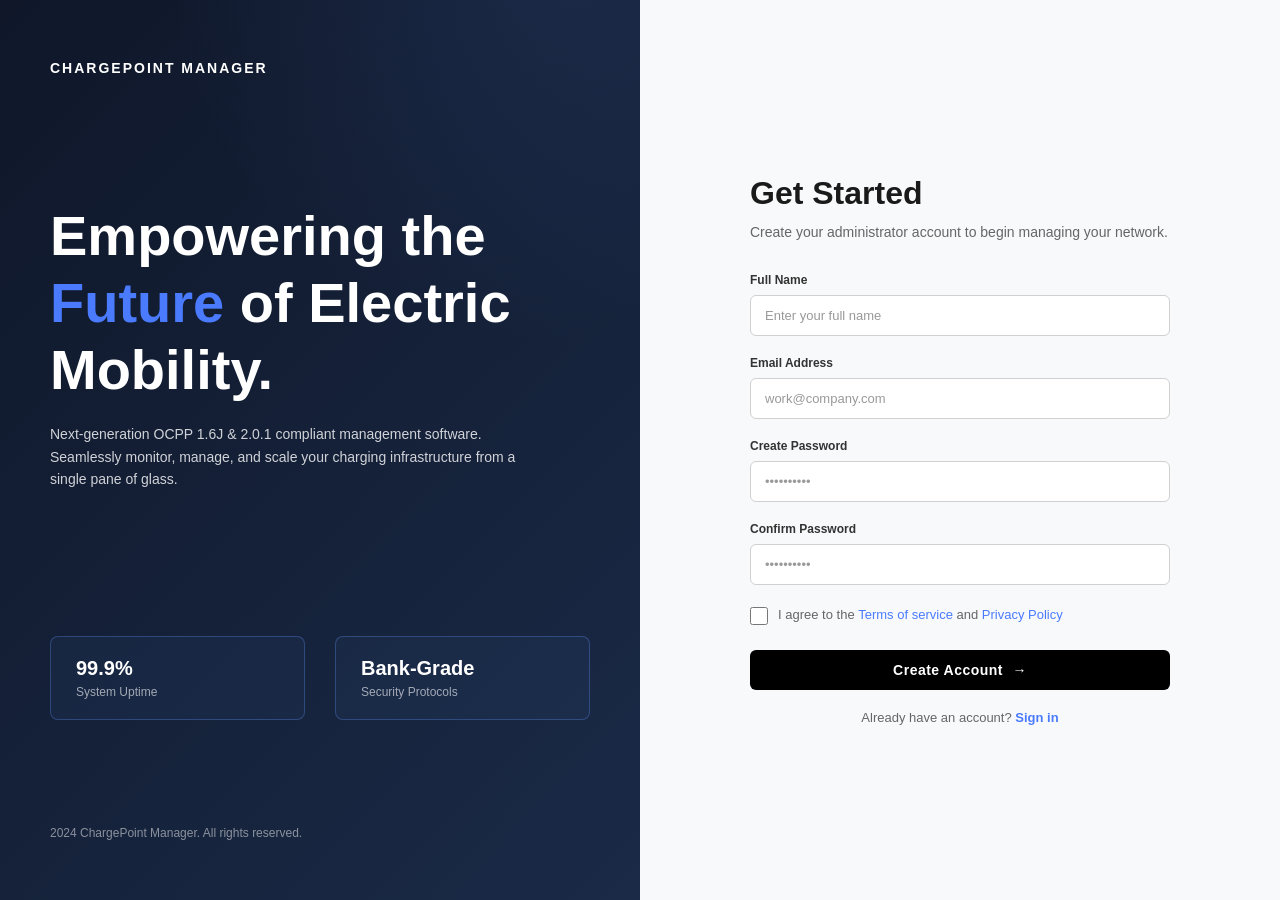
<file: images/signup.html>
<!DOCTYPE html>
<html lang="en">
<head>
    <meta charset="UTF-8">
    <meta name="viewport" content="width=device-width, initial-scale=1.0">
    <title>ChargePoint Manager - Sign Up</title>
    <link rel="stylesheet" href="styles.css">
</head>
<body>
    <div class="container">
        <!-- Left Section -->
        <div class="left-section">
            <h1 class="brand-title">CHARGEPOINT MANAGER</h1>
            
            <div class="hero-content">
                <h2 class="hero-headline">
                    Empowering the <span class="highlight">Future</span> of Electric Mobility.
                </h2>
                
                <p class="description">
                    Next-generation OCPP 1.6J & 2.0.1 compliant management software. Seamlessly monitor, manage, and scale your charging infrastructure from a single pane of glass.
                </p>
            </div>
            
            <div class="stats-container">
                <div class="stat-box">
                    <div class="stat-value">99.9%</div>
                    <div class="stat-label">System Uptime</div>
                </div>
                <div class="stat-box">
                    <div class="stat-value">Bank-Grade</div>
                    <div class="stat-label">Security Protocols</div>
                </div>
            </div>
            
            <footer class="left-footer">
                2024 ChargePoint Manager. All rights reserved.
            </footer>
        </div>
        
        <!-- Right Section -->
        <div class="right-section">
            <div class="signup-container">
                <h3 class="signup-title">Get Started</h3>
                <p class="signup-subtitle">Create your administrator account to begin managing your network.</p>
                
                <form class="signup-form">
                    <div class="form-group">
                        <label for="fullname">Full Name</label>
                        <input type="text" id="fullname" placeholder="Enter your full name" required>
                    </div>
                    
                    <div class="form-group">
                        <label for="email">Email Address</label>
                        <input type="email" id="email" placeholder="work@company.com" required>
                    </div>
                    
                    <div class="form-group">
                        <label for="password">Create Password</label>
                        <input type="password" id="password" placeholder="••••••••••" required>
                    </div>
                    
                    <div class="form-group">
                        <label for="confirm-password">Confirm Password</label>
                        <input type="password" id="confirm-password" placeholder="••••••••••" required>
                    </div>
                    
                    <div class="checkbox-group">
                        <input type="checkbox" id="agree" required>
                        <label for="agree" class="checkbox-label">
                            I agree to the <a href="#" class="link">Terms of service</a> and <a href="#" class="link">Privacy Policy</a>
                        </label>
                    </div>
                    
                    <button type="submit" class="submit-btn">Create Account <span class="arrow">→</span></button>
                </form>
                
                <p class="signin-prompt">
                    Already have an account? <a href="#" class="signin-link">Sign in</a>
                </p>
            </div>
        </div>
    </div>
</body>
</html>
</file>
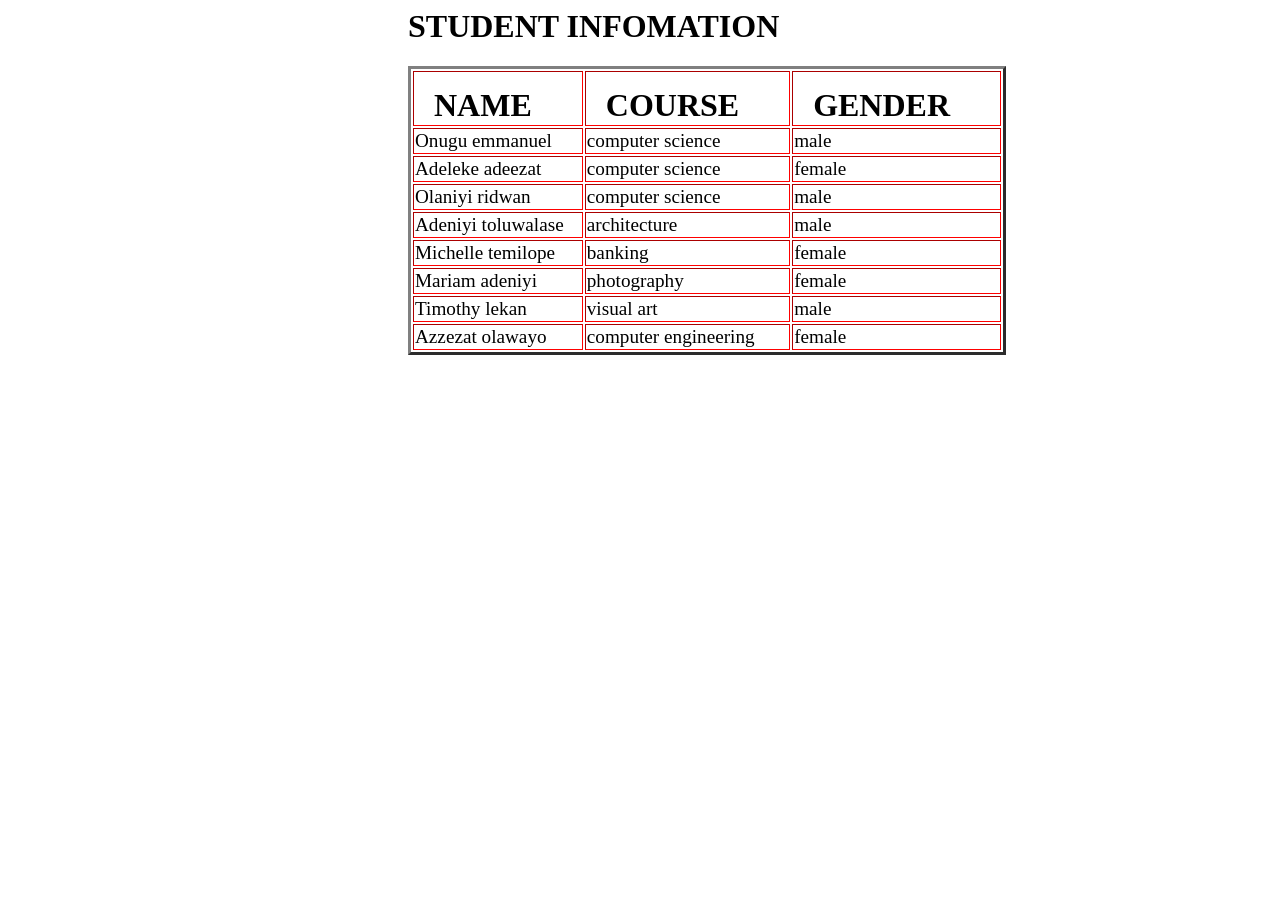
<file: my table/html table.html>
<DOCKTYPE Html>
<html>
    <head>
        <title>student table</title>
        <link rel="stylesheet" href="./styles.css">
    </head>
    <body>

        <h1>STUDENT INFOMATION</h1>

        <table border="3">
            <tr>
                <th>NAME</th>
                <th>COURSE</th>
                <th>GENDER</th>
            </tr>
            <tr>
                <td>Onugu emmanuel</td>
                <td>computer science</td>
                <td>male</td>
            </tr>
            <tr>
                <td>Adeleke adeezat</td>
                <td>computer science</td>
                <td>female</td>
            </tr>
            <tr>
                <td>Olaniyi ridwan</td>
                <td>computer science</td>
                <td>male</td>
            </tr>
            <tr>
                <td>Adeniyi toluwalase</td>
                <td>architecture</td>
                <td>male</td>
            </tr>
            <tr>
                <td>Michelle temilope</td>
                <td>banking</td>
                <td>female</td>
            </tr>
            <tr>
                <td>Mariam adeniyi</td>
                <td>photography</td>
                <td>female</td>
            </tr>
            <tr>
                <td>Timothy lekan</td>
                <td>visual art</td>
                <td>male</td>
            </tr>
            <tr>
                <td>Azzezat olawayo</td>
                <td>computer engineering</td>
                <td>female</td>
            </tr>
        </table>

    </body>
</html>
</file>
<file: styles.css>
* {
    margin: 0;
    padding: 0;
    box-sizing: border-box;
}

body {
    font-family: 'Segoe UI', Tahoma, Geneva, Verdana, sans-serif;
    background-color: #f5f5f5;
}

.container {
    display: flex;
    height: 100vh;
    width: 100%;
}

/* Left Section */
.left-section {
    flex: 1;
    background: linear-gradient(135deg, #0f1729 0%, #1a2a47 100%);
    color: white;
    padding: 60px 50px;
    display: flex;
    flex-direction: column;
    justify-content: space-between;
    position: relative;
    overflow: hidden;
}

.left-section::before {
    content: '';
    position: absolute;
    top: -50%;
    right: -50%;
    width: 800px;
    height: 800px;
    background: radial-gradient(circle, rgba(100, 150, 255, 0.1) 0%, transparent 70%);
    border-radius: 50%;
}

.brand-title {
    font-size: 14px;
    font-weight: 700;
    letter-spacing: 2px;
    margin-bottom: 60px;
    position: relative;
    z-index: 1;
}

.hero-content {
    position: relative;
    z-index: 1;
    margin-bottom: 80px;
}

.hero-headline {
    font-size: 56px;
    font-weight: 700;
    line-height: 1.2;
    margin-bottom: 20px;
}

.hero-headline .highlight {
    color: #4a7bff;
}

.description {
    font-size: 14px;
    line-height: 1.6;
    color: rgba(255, 255, 255, 0.8);
    max-width: 90%;
}

.stats-container {
    display: flex;
    gap: 30px;
    margin-bottom: 40px;
    position: relative;
    z-index: 1;
}

.stat-box {
    border: 1px solid rgba(100, 150, 255, 0.3);
    border-radius: 8px;
    padding: 20px 25px;
    background: rgba(100, 150, 255, 0.05);
    flex: 1;
}

.stat-value {
    font-size: 20px;
    font-weight: 700;
    margin-bottom: 5px;
    color: white;
}

.stat-label {
    font-size: 12px;
    color: rgba(255, 255, 255, 0.6);
}

.left-footer {
    font-size: 12px;
    color: rgba(255, 255, 255, 0.5);
    position: relative;
    z-index: 1;
}

/* Right Section */
.right-section {
    flex: 1;
    background-color: #f8f9fa;
    padding: 60px 50px;
    display: flex;
    align-items: center;
    justify-content: center;
}

.signup-container {
    width: 100%;
    max-width: 420px;
}

.signup-title {
    font-size: 32px;
    font-weight: 700;
    color: #1a1a1a;
    margin-bottom: 10px;
}

.signup-subtitle {
    font-size: 14px;
    color: #666;
    margin-bottom: 30px;
    line-height: 1.5;
}

.signup-form {
    margin-bottom: 20px;
}

.form-group {
    margin-bottom: 20px;
}

.form-group label {
    display: block;
    font-size: 12px;
    font-weight: 600;
    color: #333;
    margin-bottom: 8px;
}

.form-group input[type="text"],
.form-group input[type="email"],
.form-group input[type="password"] {
    width: 100%;
    padding: 12px 14px;
    border: 1px solid #d0d0d0;
    border-radius: 6px;
    font-size: 13px;
    background-color: rgb(248, 243, 243);
    transition: border-color 0.3s;
}

.form-group input[type="text"]:focus,
.form-group input[type="email"]:focus,
.form-group input[type="password"]:focus {
    outline: none;
    border-color: #4a7bff;
    box-shadow: 0 0 0 3px rgba(74, 123, 255, 0.1);
}

.form-group input::placeholder {
    color: #999;
    padding-left: 20%;
}

.checkbox-group {
    display: flex;
    align-items: flex-start;
    margin-bottom: 25px;
    gap: 10px;
}

.checkbox-group input[type="checkbox"] {
    width: 18px;
    height: 18px;
    margin-top: 2px;
    cursor: pointer;
    accent-color: #4a7bff;
}

.checkbox-label {
    font-size: 13px;
    color: #666;
    line-height: 1.5;
    cursor: pointer;
}

.checkbox-label .link {
    color: #4a7bff;
    text-decoration: none;
    font-weight: 500;
    transition: color 0.2s;
}

.checkbox-label .link:hover {
    color: #3a5fd9;
    text-decoration: underline;
}

.submit-btn {
    width: 100%;
    padding: 12px 16px;
    background-color: #000;
    color: white;
    border: none;
    border-radius: 6px;
    font-size: 14px;
    font-weight: 600;
    cursor: pointer;
    transition: background-color 0.3s;
    letter-spacing: 0.5px;
}

.submit-btn:hover {
    background-color: #1a1a1a;
}

.submit-btn .arrow {
    margin-left: 5px;
}

.signin-prompt {
    text-align: center;
    font-size: 13px;
    color: #666;
}

.signin-link {
    color: #4a7bff;
    text-decoration: none;
    font-weight: 600;
    transition: color 0.2s;
}

.signin-link:hover {
    color: #3a5fd9;
    text-decoration: underline;
}

/* Responsive Design */
@media (max-width: 1024px) {
    .left-section {
        padding: 40px 30px;
    }

    .right-section {
        padding: 40px 30px;
    }

    .hero-headline {
        font-size: 42px;
    }
}

@media (max-width: 768px) {
    .container {
        flex-direction: column;
        height: auto;
    }

    .left-section {
        min-height: 50vh;
        padding: 30px 20px;
    }

    .right-section {
        min-height: 50vh;
        padding: 30px 20px;
    }

    .hero-headline {
        font-size: 32px;
    }

    .stats-container {
        flex-direction: column;
    }

    .brand-title {
        font-size: 12px;
    }
}
</file>
<file: images/styles.css>
* {
    margin: 0;
    padding: 0;
    box-sizing: border-box;
}

body {
    font-family: 'Segoe UI', Tahoma, Geneva, Verdana, sans-serif;
    background-color: #f5f5f5;
}

.container {
    display: flex;
    height: 100vh;
    width: 100%;
}

/* Left Section */
.left-section {
    flex: 1;
    background: linear-gradient(135deg, #0f1729 0%, #1a2a47 100%);
    color: white;
    padding: 60px 50px;
    display: flex;
    flex-direction: column;
    justify-content: space-between;
    position: relative;
    overflow: hidden;
}

.left-section::before {
    content: '';
    position: absolute;
    top: -50%;
    right: -50%;
    width: 800px;
    height: 800px;
    background: radial-gradient(circle, rgba(100, 150, 255, 0.1) 0%, transparent 70%);
    border-radius: 50%;
}

.brand-title {
    font-size: 14px;
    font-weight: 700;
    letter-spacing: 2px;
    margin-bottom: 60px;
    position: relative;
    z-index: 1;
}

.hero-content {
    position: relative;
    z-index: 1;
    margin-bottom: 80px;
}

.hero-headline {
    font-size: 56px;
    font-weight: 700;
    line-height: 1.2;
    margin-bottom: 20px;
}

.hero-headline .highlight {
    color: #4a7bff;
}

.description {
    font-size: 14px;
    line-height: 1.6;
    color: rgba(255, 255, 255, 0.8);
    max-width: 90%;
}

.stats-container {
    display: flex;
    gap: 30px;
    margin-bottom: 40px;
    position: relative;
    z-index: 1;
}

.stat-box {
    border: 1px solid rgba(100, 150, 255, 0.3);
    border-radius: 8px;
    padding: 20px 25px;
    background: rgba(100, 150, 255, 0.05);
    flex: 1;
}

.stat-value {
    font-size: 20px;
    font-weight: 700;
    margin-bottom: 5px;
    color: white;
}

.stat-label {
    font-size: 12px;
    color: rgba(255, 255, 255, 0.6);
}

.left-footer {
    font-size: 12px;
    color: rgba(255, 255, 255, 0.5);
    position: relative;
    z-index: 1;
}

/* Right Section */
.right-section {
    flex: 1;
    background-color: #f8f9fa;
    padding: 60px 50px;
    display: flex;
    align-items: center;
    justify-content: center;
}

.signup-container {
    width: 100%;
    max-width: 420px;
}

.signup-title {
    font-size: 32px;
    font-weight: 700;
    color: #1a1a1a;
    margin-bottom: 10px;
}

.signup-subtitle {
    font-size: 14px;
    color: #666;
    margin-bottom: 30px;
    line-height: 1.5;
}

.signup-form {
    margin-bottom: 20px;
}

.form-group {
    margin-bottom: 20px;
}

.form-group label {
    display: block;
    font-size: 12px;
    font-weight: 600;
    color: #333;
    margin-bottom: 8px;
}

.form-group input[type="text"],
.form-group input[type="email"],
.form-group input[type="password"] {
    width: 100%;
    padding: 12px 14px;
    border: 1px solid #d0d0d0;
    border-radius: 6px;
    font-size: 13px;
    background-color: white;
    transition: border-color 0.3s;
}

.form-group input[type="text"]:focus,
.form-group input[type="email"]:focus,
.form-group input[type="password"]:focus {
    outline: none;
    border-color: #4a7bff;
    box-shadow: 0 0 0 3px rgba(74, 123, 255, 0.1);
}

.form-group input::placeholder {
    color: #999;
}

.checkbox-group {
    display: flex;
    align-items: flex-start;
    margin-bottom: 25px;
    gap: 10px;
}

.checkbox-group input[type="checkbox"] {
    width: 18px;
    height: 18px;
    margin-top: 2px;
    cursor: pointer;
    accent-color: #4a7bff;
}

.checkbox-label {
    font-size: 13px;
    color: #666;
    line-height: 1.5;
    cursor: pointer;
}

.checkbox-label .link {
    color: #4a7bff;
    text-decoration: none;
    font-weight: 500;
    transition: color 0.2s;
}

.checkbox-label .link:hover {
    color: #3a5fd9;
    text-decoration: underline;
}

.submit-btn {
    width: 100%;
    padding: 12px 16px;
    background-color: #000;
    color: white;
    border: none;
    border-radius: 6px;
    font-size: 14px;
    font-weight: 600;
    cursor: pointer;
    transition: background-color 0.3s;
    letter-spacing: 0.5px;
}

.submit-btn:hover {
    background-color: #1a1a1a;
}

.submit-btn .arrow {
    margin-left: 5px;
}

.signin-prompt {
    text-align: center;
    font-size: 13px;
    color: #666;
}

.signin-link {
    color: #4a7bff;
    text-decoration: none;
    font-weight: 600;
    transition: color 0.2s;
}

.signin-link:hover {
    color: #3a5fd9;
    text-decoration: underline;
}

/* Responsive Design */
@media (max-width: 1024px) {
    .left-section {
        padding: 40px 30px;
    }

    .right-section {
        padding: 40px 30px;
    }

    .hero-headline {
        font-size: 42px;
    }
}

@media (max-width: 768px) {
    .container {
        flex-direction: column;
        height: auto;
    }

    .left-section {
        min-height: 50vh;
        padding: 30px 20px;
    }

    .right-section {
        min-height: 50vh;
        padding: 30px 20px;
    }

    .hero-headline {
        font-size: 32px;
    }

    .stats-container {
        flex-direction: column;
    }

    .brand-title {
        font-size: 12px;
    }
}
</file>
<file: my table/styles.css>
body{
    padding-left: 400px;
    font-size: medium;
}
th{
    font-size:xx-large;
padding-left: 20px;
padding-right: 50px;
padding-top: 15px;
 border-color: red;
}
td{
    border-color: red;
}
table{
    color: black;
}
tr{
    font-size: larger;
}
</file>
